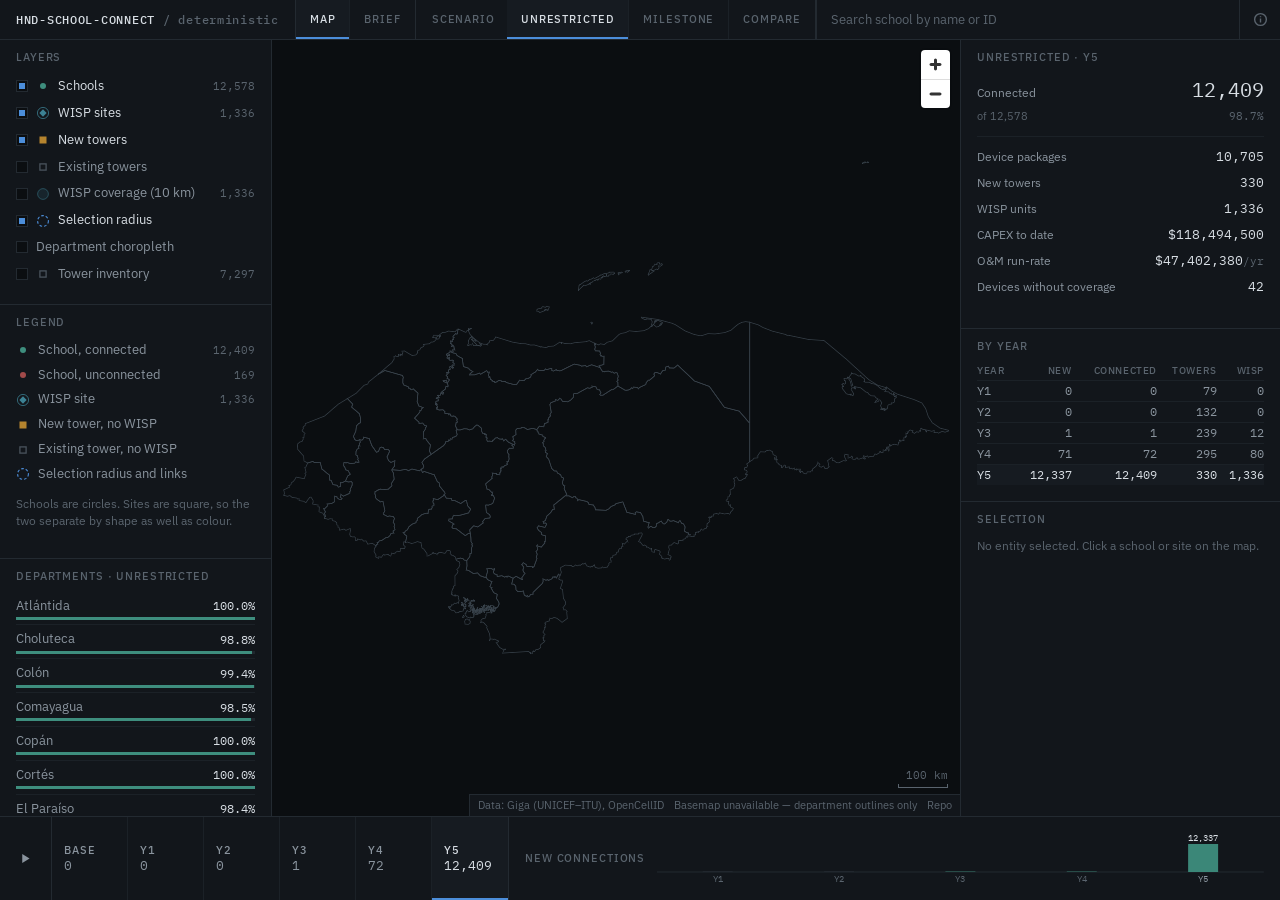
<file: index.html>
<!DOCTYPE html>
<html lang="en-GB">
<head>
<meta charset="utf-8">
<meta name="viewport" content="width=device-width, initial-scale=1, viewport-fit=cover">
<title>HND-SCHOOL-CONNECT — Honduras school connectivity plan</title>
<meta name="description" content="Policy brief and interactive map: a multi-period MILP for connecting 12,578 Honduran public schools on a US$125M budget, and the cost of annual milestones.">
<!-- the Map is dark-only; the Brief follows the reader's preference -->
<meta name="color-scheme" content="dark light">

<!-- Every other path on this page is relative so the site works from any
     subpath. og:image and og:url are the exception: several link-preview
     scrapers will not resolve a relative og:image, and a preview that silently
     fails is the whole point of these tags. -->
<meta property="og:type" content="website">
<meta property="og:site_name" content="HND-SCHOOL-CONNECT">
<meta property="og:url" content="https://farhangbakhs.github.io/honduras-connectivity/">
<meta property="og:title" content="HND-SCHOOL-CONNECT — Honduras school connectivity plan">
<meta property="og:description" content="Policy brief and interactive map: a multi-period MILP for connecting 12,578 Honduran public schools on a US$125M budget, and the cost of annual milestones.">
<meta property="og:image" content="https://farhangbakhs.github.io/honduras-connectivity/assets/og.png">
<meta property="og:image:width" content="1200">
<meta property="og:image:height" content="630">
<meta property="og:image:alt" content="Dark map of Honduras showing connected and unconnected schools at year 5 with tower and WISP sites.">
<meta name="twitter:card" content="summary_large_image">

<link rel="icon" href="assets/favicon.svg" type="image/svg+xml">
<link rel="stylesheet" href="vendor/maplibre-gl/maplibre-gl.css">
<link rel="stylesheet" href="css/app.css">
<link rel="preload" href="data/app-data.json?v=2" as="fetch" crossorigin="anonymous">
</head>
<body class="view-map">

<!-- load state: a thin progress line, nothing else -->
<div id="boot">
  <div id="boot-track"><div id="boot-fill"></div></div>
  <div id="boot-msg">loading</div>
</div>

<div id="app">

  <!-- ===================== top bar ===================== -->
  <header id="top">
    <div id="brand"><b>HND-SCHOOL-CONNECT</b><span>/ deterministic</span></div>

    <nav class="seg" id="view-seg" aria-label="View">
      <button type="button" data-view="map" aria-pressed="true">Map</button>
      <button type="button" data-view="brief" aria-pressed="false">Brief</button>
    </nav>

    <div id="top-scenario">
      <span class="lbl">Scenario</span>
      <nav class="seg" id="scn-seg" aria-label="Scenario">
        <button type="button" data-scn="u" aria-pressed="true">Unrestricted</button>
        <button type="button" data-scn="m" aria-pressed="false">Milestone</button>
        <button type="button" data-scn="c" aria-pressed="false">Compare</button>
      </nav>
    </div>

    <div id="search-wrap" role="combobox" aria-expanded="false" aria-haspopup="listbox" aria-owns="search-results">
      <input id="search" type="text" placeholder="Search school by name or ID" autocomplete="off"
             spellcheck="false" aria-autocomplete="list" aria-controls="search-results">
      <ul id="search-results" role="listbox" aria-label="Search results" hidden></ul>
    </div>

    <button type="button" id="info-btn" aria-expanded="false" aria-controls="info" title="Method, sources and shortcuts">
      <svg width="15" height="15" viewBox="0 0 16 16" fill="none" stroke="currentColor" stroke-width="1.5" aria-hidden="true">
        <circle cx="8" cy="8" r="6.25"/><path d="M8 7v4.25M8 4.6v.9"/>
      </svg>
      <span class="sr">Method, sources and shortcuts</span>
    </button>
  </header>

  <!-- ===================== left rail ===================== -->
  <aside id="rail" aria-label="Layers and filters">
    <section class="sec">
      <span class="lbl">Layers</span>
      <div id="layers"></div>
    </section>

    <section class="sec">
      <span class="lbl">Legend</span>
      <div id="legend"></div>
    </section>

    <section class="sec">
      <div class="sec-head">
        <span class="lbl" id="dept-head">Departments</span>
        <button type="button" id="dept-clear" hidden>clear</button>
      </div>
      <div id="dept-list"></div>
    </section>
  </aside>

  <!-- ===================== map ===================== -->
  <main id="main">
    <div id="map"></div>
    <div id="hover" hidden></div>
    <p id="map-note" hidden></p>
    <div id="scale"><span id="scale-label">—</span><div id="scale-bar"></div></div>
    <div id="attrib">
      <span>Data: Giga (UNICEF–ITU), OpenCellID</span>
      <span id="attrib-base">© <a href="https://carto.com/attributions" rel="noopener">CARTO</a>, © <a href="https://www.openstreetmap.org/copyright" rel="noopener">OpenStreetMap</a></span>
      <a href="https://github.com/farhangbakhs/honduras-connectivity" rel="noopener">Repo</a>
    </div>
  </main>

  <!-- ===================== inspector ===================== -->
  <aside id="insp" aria-label="Readout">
    <section class="sec" id="kpi-sec">
      <span class="lbl" id="kpi-head">Readout</span>
      <dl class="kpi" id="kpi"></dl>
      <div id="cmp" hidden></div>
    </section>

    <section class="sec" id="year-sec">
      <span class="lbl">By year</span>
      <table class="ytab" id="ytab"></table>
    </section>

    <section class="sec" id="sel-sec">
      <div class="sec-head">
        <span class="lbl" id="sel-head">Selection</span>
        <button type="button" id="sel-clear" hidden>clear</button>
      </div>
      <div id="sel-body"><p class="empty">No entity selected. Click a school or site on the map.</p></div>
    </section>
  </aside>

  <!-- ===================== bottom sheet tabs (narrow only) ===================== -->
  <nav id="sheet-tabs" aria-label="Panels">
    <button type="button" data-sheet="insp" aria-pressed="true">Readout</button>
    <button type="button" data-sheet="rail" aria-pressed="false">Layers</button>
    <button type="button" data-sheet="none" aria-pressed="false">Map only</button>
  </nav>

  <!-- ===================== timeline ===================== -->
  <footer id="tl">
    <button type="button" id="play" aria-pressed="false" title="Play years (space)">
      <svg width="13" height="13" viewBox="0 0 16 16" fill="currentColor" aria-hidden="true" id="play-icon">
        <path d="M4 2.5 13 8l-9 5.5z"/>
      </svg>
      <span class="sr">Play through years</span>
    </button>
    <div id="years" role="group" aria-label="Year"></div>
    <div id="tl-chart">
      <span class="lbl" id="tl-chart-label">New connections</span>
      <svg id="spark" role="img" aria-label="New connections per year"></svg>
    </div>
  </footer>

  <!-- ===================== brief ===================== -->
  <div id="brief" hidden><div class="brief-col" id="brief-col"></div></div>
</div>

<!-- ===================== info panel ===================== -->
<div id="info" hidden aria-label="Method, sources and shortcuts">
  <button type="button" id="info-close" title="Close">
    <svg width="13" height="13" viewBox="0 0 16 16" fill="none" stroke="currentColor" stroke-width="1.5" aria-hidden="true">
      <path d="M4 4l8 8M12 4l-8 8"/>
    </svg>
    <span class="sr">Close</span>
  </button>
  <div id="info-body"></div>
</div>

<script src="vendor/maplibre-gl/maplibre-gl.js"></script>
<script type="module" src="js/main.js"></script>
<noscript>
  <p style="padding:24px;color:#8A949E;font:400 13px/1.6 system-ui">
    This is an interactive map and requires JavaScript. The underlying data is available as CSV in
    <code>data/raw/</code>.
  </p>
</noscript>
</body>
</html>
</file>
<file: vendor/maplibre-gl/maplibre-gl.css>
.maplibregl-map{font:12px/20px Helvetica Neue,Arial,Helvetica,sans-serif;overflow:hidden;position:relative;-webkit-tap-highlight-color:rgb(0 0 0/0)}.maplibregl-canvas{left:0;position:absolute;top:0}.maplibregl-map:fullscreen{height:100%;width:100%}.maplibregl-ctrl-group button.maplibregl-ctrl-compass{touch-action:none}.maplibregl-canvas-container.maplibregl-interactive,.maplibregl-ctrl-group button.maplibregl-ctrl-compass{cursor:grab;-webkit-user-select:none;-moz-user-select:none;user-select:none}.maplibregl-canvas-container.maplibregl-interactive.maplibregl-track-pointer{cursor:pointer}.maplibregl-canvas-container.maplibregl-interactive:active,.maplibregl-ctrl-group button.maplibregl-ctrl-compass:active{cursor:grabbing}.maplibregl-canvas-container.maplibregl-touch-zoom-rotate,.maplibregl-canvas-container.maplibregl-touch-zoom-rotate .maplibregl-canvas{touch-action:pan-x pan-y}.maplibregl-canvas-container.maplibregl-touch-drag-pan,.maplibregl-canvas-container.maplibregl-touch-drag-pan .maplibregl-canvas{touch-action:pinch-zoom}.maplibregl-canvas-container.maplibregl-touch-zoom-rotate.maplibregl-touch-drag-pan,.maplibregl-canvas-container.maplibregl-touch-zoom-rotate.maplibregl-touch-drag-pan .maplibregl-canvas{touch-action:none}.maplibregl-canvas-container.maplibregl-touch-drag-pan.maplibregl-cooperative-gestures,.maplibregl-canvas-container.maplibregl-touch-drag-pan.maplibregl-cooperative-gestures .maplibregl-canvas{touch-action:pan-x pan-y}.maplibregl-ctrl-bottom-left,.maplibregl-ctrl-bottom-right,.maplibregl-ctrl-top-left,.maplibregl-ctrl-top-right{pointer-events:none;position:absolute;z-index:2}.maplibregl-ctrl-top-left{left:0;top:0}.maplibregl-ctrl-top-right{right:0;top:0}.maplibregl-ctrl-bottom-left{bottom:0;left:0}.maplibregl-ctrl-bottom-right{bottom:0;right:0}.maplibregl-ctrl{clear:both;pointer-events:auto;transform:translate(0)}.maplibregl-ctrl-top-left .maplibregl-ctrl{float:left;margin:10px 0 0 10px}.maplibregl-ctrl-top-right .maplibregl-ctrl{float:right;margin:10px 10px 0 0}.maplibregl-ctrl-bottom-left .maplibregl-ctrl{float:left;margin:0 0 10px 10px}.maplibregl-ctrl-bottom-right .maplibregl-ctrl{float:right;margin:0 10px 10px 0}.maplibregl-ctrl-group{background:#fff;border-radius:4px}.maplibregl-ctrl-group:not(:empty){box-shadow:0 0 0 2px rgba(0,0,0,.1)}@media (forced-colors:active){.maplibregl-ctrl-group:not(:empty){box-shadow:0 0 0 2px ButtonText}}.maplibregl-ctrl-group button{background-color:transparent;border:0;box-sizing:border-box;cursor:pointer;display:block;height:29px;outline:none;padding:0;width:29px}.maplibregl-ctrl-group button+button{border-top:1px solid #ddd}.maplibregl-ctrl button .maplibregl-ctrl-icon{background-position:50%;background-repeat:no-repeat;display:block;height:100%;width:100%}@media (forced-colors:active){.maplibregl-ctrl-icon{background-color:transparent}.maplibregl-ctrl-group button+button{border-top:1px solid ButtonText}}.maplibregl-ctrl button::-moz-focus-inner{border:0;padding:0}.maplibregl-ctrl-attrib-button:focus,.maplibregl-ctrl-group button:focus{box-shadow:0 0 2px 2px #0096ff}.maplibregl-ctrl button:disabled{cursor:not-allowed}.maplibregl-ctrl button:disabled .maplibregl-ctrl-icon{opacity:.25}.maplibregl-ctrl button:not(:disabled):hover{background-color:rgb(0 0 0/5%)}.maplibregl-ctrl-group button:focus:focus-visible{box-shadow:0 0 2px 2px #0096ff}.maplibregl-ctrl-group button:focus:not(:focus-visible){box-shadow:none}.maplibregl-ctrl-group button:focus:first-child{border-radius:4px 4px 0 0}.maplibregl-ctrl-group button:focus:last-child{border-radius:0 0 4px 4px}.maplibregl-ctrl-group button:focus:only-child{border-radius:inherit}.maplibregl-ctrl button.maplibregl-ctrl-zoom-out .maplibregl-ctrl-icon{background-image:url("data:image/svg+xml;charset=utf-8,%3Csvg xmlns='http://www.w3.org/2000/svg' width='29' height='29' fill='%23333' viewBox='0 0 29 29'%3E%3Cpath d='M10 13c-.75 0-1.5.75-1.5 1.5S9.25 16 10 16h9c.75 0 1.5-.75 1.5-1.5S19.75 13 19 13z'/%3E%3C/svg%3E")}.maplibregl-ctrl button.maplibregl-ctrl-zoom-in .maplibregl-ctrl-icon{background-image:url("data:image/svg+xml;charset=utf-8,%3Csvg xmlns='http://www.w3.org/2000/svg' width='29' height='29' fill='%23333' viewBox='0 0 29 29'%3E%3Cpath d='M14.5 8.5c-.75 0-1.5.75-1.5 1.5v3h-3c-.75 0-1.5.75-1.5 1.5S9.25 16 10 16h3v3c0 .75.75 1.5 1.5 1.5S16 19.75 16 19v-3h3c.75 0 1.5-.75 1.5-1.5S19.75 13 19 13h-3v-3c0-.75-.75-1.5-1.5-1.5'/%3E%3C/svg%3E")}@media (forced-colors:active){.maplibregl-ctrl button.maplibregl-ctrl-zoom-out .maplibregl-ctrl-icon{background-image:url("data:image/svg+xml;charset=utf-8,%3Csvg xmlns='http://www.w3.org/2000/svg' width='29' height='29' fill='%23fff' viewBox='0 0 29 29'%3E%3Cpath d='M10 13c-.75 0-1.5.75-1.5 1.5S9.25 16 10 16h9c.75 0 1.5-.75 1.5-1.5S19.75 13 19 13z'/%3E%3C/svg%3E")}.maplibregl-ctrl button.maplibregl-ctrl-zoom-in .maplibregl-ctrl-icon{background-image:url("data:image/svg+xml;charset=utf-8,%3Csvg xmlns='http://www.w3.org/2000/svg' width='29' height='29' fill='%23fff' viewBox='0 0 29 29'%3E%3Cpath d='M14.5 8.5c-.75 0-1.5.75-1.5 1.5v3h-3c-.75 0-1.5.75-1.5 1.5S9.25 16 10 16h3v3c0 .75.75 1.5 1.5 1.5S16 19.75 16 19v-3h3c.75 0 1.5-.75 1.5-1.5S19.75 13 19 13h-3v-3c0-.75-.75-1.5-1.5-1.5'/%3E%3C/svg%3E")}}@media (forced-colors:active) and (prefers-color-scheme:light){.maplibregl-ctrl button.maplibregl-ctrl-zoom-out .maplibregl-ctrl-icon{background-image:url("data:image/svg+xml;charset=utf-8,%3Csvg xmlns='http://www.w3.org/2000/svg' width='29' height='29' viewBox='0 0 29 29'%3E%3Cpath d='M10 13c-.75 0-1.5.75-1.5 1.5S9.25 16 10 16h9c.75 0 1.5-.75 1.5-1.5S19.75 13 19 13z'/%3E%3C/svg%3E")}.maplibregl-ctrl button.maplibregl-ctrl-zoom-in .maplibregl-ctrl-icon{background-image:url("data:image/svg+xml;charset=utf-8,%3Csvg xmlns='http://www.w3.org/2000/svg' width='29' height='29' viewBox='0 0 29 29'%3E%3Cpath d='M14.5 8.5c-.75 0-1.5.75-1.5 1.5v3h-3c-.75 0-1.5.75-1.5 1.5S9.25 16 10 16h3v3c0 .75.75 1.5 1.5 1.5S16 19.75 16 19v-3h3c.75 0 1.5-.75 1.5-1.5S19.75 13 19 13h-3v-3c0-.75-.75-1.5-1.5-1.5'/%3E%3C/svg%3E")}}.maplibregl-ctrl button.maplibregl-ctrl-fullscreen .maplibregl-ctrl-icon{background-image:url("data:image/svg+xml;charset=utf-8,%3Csvg xmlns='http://www.w3.org/2000/svg' width='29' height='29' fill='%23333' viewBox='0 0 29 29'%3E%3Cpath d='M24 16v5.5c0 1.75-.75 2.5-2.5 2.5H16v-1l3-1.5-4-5.5 1-1 5.5 4 1.5-3zM6 16l1.5 3 5.5-4 1 1-4 5.5 3 1.5v1H7.5C5.75 24 5 23.25 5 21.5V16zm7-11v1l-3 1.5 4 5.5-1 1-5.5-4L6 13H5V7.5C5 5.75 5.75 5 7.5 5zm11 2.5c0-1.75-.75-2.5-2.5-2.5H16v1l3 1.5-4 5.5 1 1 5.5-4 1.5 3h1z'/%3E%3C/svg%3E")}.maplibregl-ctrl button.maplibregl-ctrl-shrink .maplibregl-ctrl-icon{background-image:url("data:image/svg+xml;charset=utf-8,%3Csvg xmlns='http://www.w3.org/2000/svg' width='29' height='29' viewBox='0 0 29 29'%3E%3Cpath d='M18.5 16c-1.75 0-2.5.75-2.5 2.5V24h1l1.5-3 5.5 4 1-1-4-5.5 3-1.5v-1zM13 18.5c0-1.75-.75-2.5-2.5-2.5H5v1l3 1.5L4 24l1 1 5.5-4 1.5 3h1zm3-8c0 1.75.75 2.5 2.5 2.5H24v-1l-3-1.5L25 5l-1-1-5.5 4L17 5h-1zM10.5 13c1.75 0 2.5-.75 2.5-2.5V5h-1l-1.5 3L5 4 4 5l4 5.5L5 12v1z'/%3E%3C/svg%3E")}@media (forced-colors:active){.maplibregl-ctrl button.maplibregl-ctrl-fullscreen .maplibregl-ctrl-icon{background-image:url("data:image/svg+xml;charset=utf-8,%3Csvg xmlns='http://www.w3.org/2000/svg' width='29' height='29' fill='%23fff' viewBox='0 0 29 29'%3E%3Cpath d='M24 16v5.5c0 1.75-.75 2.5-2.5 2.5H16v-1l3-1.5-4-5.5 1-1 5.5 4 1.5-3zM6 16l1.5 3 5.5-4 1 1-4 5.5 3 1.5v1H7.5C5.75 24 5 23.25 5 21.5V16zm7-11v1l-3 1.5 4 5.5-1 1-5.5-4L6 13H5V7.5C5 5.75 5.75 5 7.5 5zm11 2.5c0-1.75-.75-2.5-2.5-2.5H16v1l3 1.5-4 5.5 1 1 5.5-4 1.5 3h1z'/%3E%3C/svg%3E")}.maplibregl-ctrl button.maplibregl-ctrl-shrink .maplibregl-ctrl-icon{background-image:url("data:image/svg+xml;charset=utf-8,%3Csvg xmlns='http://www.w3.org/2000/svg' width='29' height='29' fill='%23fff' viewBox='0 0 29 29'%3E%3Cpath d='M18.5 16c-1.75 0-2.5.75-2.5 2.5V24h1l1.5-3 5.5 4 1-1-4-5.5 3-1.5v-1zM13 18.5c0-1.75-.75-2.5-2.5-2.5H5v1l3 1.5L4 24l1 1 5.5-4 1.5 3h1zm3-8c0 1.75.75 2.5 2.5 2.5H24v-1l-3-1.5L25 5l-1-1-5.5 4L17 5h-1zM10.5 13c1.75 0 2.5-.75 2.5-2.5V5h-1l-1.5 3L5 4 4 5l4 5.5L5 12v1z'/%3E%3C/svg%3E")}}@media (forced-colors:active) and (prefers-color-scheme:light){.maplibregl-ctrl button.maplibregl-ctrl-fullscreen .maplibregl-ctrl-icon{background-image:url("data:image/svg+xml;charset=utf-8,%3Csvg xmlns='http://www.w3.org/2000/svg' width='29' height='29' viewBox='0 0 29 29'%3E%3Cpath d='M24 16v5.5c0 1.75-.75 2.5-2.5 2.5H16v-1l3-1.5-4-5.5 1-1 5.5 4 1.5-3zM6 16l1.5 3 5.5-4 1 1-4 5.5 3 1.5v1H7.5C5.75 24 5 23.25 5 21.5V16zm7-11v1l-3 1.5 4 5.5-1 1-5.5-4L6 13H5V7.5C5 5.75 5.75 5 7.5 5zm11 2.5c0-1.75-.75-2.5-2.5-2.5H16v1l3 1.5-4 5.5 1 1 5.5-4 1.5 3h1z'/%3E%3C/svg%3E")}.maplibregl-ctrl button.maplibregl-ctrl-shrink .maplibregl-ctrl-icon{background-image:url("data:image/svg+xml;charset=utf-8,%3Csvg xmlns='http://www.w3.org/2000/svg' width='29' height='29' viewBox='0 0 29 29'%3E%3Cpath d='M18.5 16c-1.75 0-2.5.75-2.5 2.5V24h1l1.5-3 5.5 4 1-1-4-5.5 3-1.5v-1zM13 18.5c0-1.75-.75-2.5-2.5-2.5H5v1l3 1.5L4 24l1 1 5.5-4 1.5 3h1zm3-8c0 1.75.75 2.5 2.5 2.5H24v-1l-3-1.5L25 5l-1-1-5.5 4L17 5h-1zM10.5 13c1.75 0 2.5-.75 2.5-2.5V5h-1l-1.5 3L5 4 4 5l4 5.5L5 12v1z'/%3E%3C/svg%3E")}}.maplibregl-ctrl button.maplibregl-ctrl-compass .maplibregl-ctrl-icon{background-image:url("data:image/svg+xml;charset=utf-8,%3Csvg xmlns='http://www.w3.org/2000/svg' width='29' height='29' fill='%23333' viewBox='0 0 29 29'%3E%3Cpath d='m10.5 14 4-8 4 8z'/%3E%3Cpath fill='%23ccc' d='m10.5 16 4 8 4-8z'/%3E%3C/svg%3E")}@media (forced-colors:active){.maplibregl-ctrl button.maplibregl-ctrl-compass .maplibregl-ctrl-icon{background-image:url("data:image/svg+xml;charset=utf-8,%3Csvg xmlns='http://www.w3.org/2000/svg' width='29' height='29' fill='%23fff' viewBox='0 0 29 29'%3E%3Cpath d='m10.5 14 4-8 4 8z'/%3E%3Cpath fill='%23ccc' d='m10.5 16 4 8 4-8z'/%3E%3C/svg%3E")}}@media (forced-colors:active) and (prefers-color-scheme:light){.maplibregl-ctrl button.maplibregl-ctrl-compass .maplibregl-ctrl-icon{background-image:url("data:image/svg+xml;charset=utf-8,%3Csvg xmlns='http://www.w3.org/2000/svg' width='29' height='29' viewBox='0 0 29 29'%3E%3Cpath d='m10.5 14 4-8 4 8z'/%3E%3Cpath fill='%23ccc' d='m10.5 16 4 8 4-8z'/%3E%3C/svg%3E")}}.maplibregl-ctrl button.maplibregl-ctrl-terrain .maplibregl-ctrl-icon{background-image:url("data:image/svg+xml;charset=utf-8,%3Csvg xmlns='http://www.w3.org/2000/svg' width='22' height='22' fill='%23333' viewBox='0 0 22 22'%3E%3Cpath d='m1.754 13.406 4.453-4.851 3.09 3.09 3.281 3.277.969-.969-3.309-3.312 3.844-4.121 6.148 6.886h1.082v-.855l-7.207-8.07-4.84 5.187L6.169 6.57l-5.48 5.965v.871ZM.688 16.844h20.625v1.375H.688Zm0 0'/%3E%3C/svg%3E")}.maplibregl-ctrl button.maplibregl-ctrl-terrain-enabled .maplibregl-ctrl-icon{background-image:url("data:image/svg+xml;charset=utf-8,%3Csvg xmlns='http://www.w3.org/2000/svg' width='22' height='22' fill='%2333b5e5' viewBox='0 0 22 22'%3E%3Cpath d='m1.754 13.406 4.453-4.851 3.09 3.09 3.281 3.277.969-.969-3.309-3.312 3.844-4.121 6.148 6.886h1.082v-.855l-7.207-8.07-4.84 5.187L6.169 6.57l-5.48 5.965v.871ZM.688 16.844h20.625v1.375H.688Zm0 0'/%3E%3C/svg%3E")}.maplibregl-ctrl button.maplibregl-ctrl-geolocate .maplibregl-ctrl-icon{background-image:url("data:image/svg+xml;charset=utf-8,%3Csvg xmlns='http://www.w3.org/2000/svg' width='29' height='29' fill='%23333' viewBox='0 0 20 20'%3E%3Cpath d='M10 4C9 4 9 5 9 5v.1A5 5 0 0 0 5.1 9H5s-1 0-1 1 1 1 1 1h.1A5 5 0 0 0 9 14.9v.1s0 1 1 1 1-1 1-1v-.1a5 5 0 0 0 3.9-3.9h.1s1 0 1-1-1-1-1-1h-.1A5 5 0 0 0 11 5.1V5s0-1-1-1m0 2.5a3.5 3.5 0 1 1 0 7 3.5 3.5 0 1 1 0-7'/%3E%3Ccircle cx='10' cy='10' r='2'/%3E%3C/svg%3E")}.maplibregl-ctrl button.maplibregl-ctrl-geolocate:disabled .maplibregl-ctrl-icon{background-image:url("data:image/svg+xml;charset=utf-8,%3Csvg xmlns='http://www.w3.org/2000/svg' width='29' height='29' fill='%23aaa' viewBox='0 0 20 20'%3E%3Cpath d='M10 4C9 4 9 5 9 5v.1A5 5 0 0 0 5.1 9H5s-1 0-1 1 1 1 1 1h.1A5 5 0 0 0 9 14.9v.1s0 1 1 1 1-1 1-1v-.1a5 5 0 0 0 3.9-3.9h.1s1 0 1-1-1-1-1-1h-.1A5 5 0 0 0 11 5.1V5s0-1-1-1m0 2.5a3.5 3.5 0 1 1 0 7 3.5 3.5 0 1 1 0-7'/%3E%3Ccircle cx='10' cy='10' r='2'/%3E%3Cpath fill='red' d='m14 5 1 1-9 9-1-1z'/%3E%3C/svg%3E")}.maplibregl-ctrl button.maplibregl-ctrl-geolocate.maplibregl-ctrl-geolocate-active .maplibregl-ctrl-icon{background-image:url("data:image/svg+xml;charset=utf-8,%3Csvg xmlns='http://www.w3.org/2000/svg' width='29' height='29' fill='%2333b5e5' viewBox='0 0 20 20'%3E%3Cpath d='M10 4C9 4 9 5 9 5v.1A5 5 0 0 0 5.1 9H5s-1 0-1 1 1 1 1 1h.1A5 5 0 0 0 9 14.9v.1s0 1 1 1 1-1 1-1v-.1a5 5 0 0 0 3.9-3.9h.1s1 0 1-1-1-1-1-1h-.1A5 5 0 0 0 11 5.1V5s0-1-1-1m0 2.5a3.5 3.5 0 1 1 0 7 3.5 3.5 0 1 1 0-7'/%3E%3Ccircle cx='10' cy='10' r='2'/%3E%3C/svg%3E")}.maplibregl-ctrl button.maplibregl-ctrl-geolocate.maplibregl-ctrl-geolocate-active-error .maplibregl-ctrl-icon{background-image:url("data:image/svg+xml;charset=utf-8,%3Csvg xmlns='http://www.w3.org/2000/svg' width='29' height='29' fill='%23e58978' viewBox='0 0 20 20'%3E%3Cpath d='M10 4C9 4 9 5 9 5v.1A5 5 0 0 0 5.1 9H5s-1 0-1 1 1 1 1 1h.1A5 5 0 0 0 9 14.9v.1s0 1 1 1 1-1 1-1v-.1a5 5 0 0 0 3.9-3.9h.1s1 0 1-1-1-1-1-1h-.1A5 5 0 0 0 11 5.1V5s0-1-1-1m0 2.5a3.5 3.5 0 1 1 0 7 3.5 3.5 0 1 1 0-7'/%3E%3Ccircle cx='10' cy='10' r='2'/%3E%3C/svg%3E")}.maplibregl-ctrl button.maplibregl-ctrl-geolocate.maplibregl-ctrl-geolocate-background .maplibregl-ctrl-icon{background-image:url("data:image/svg+xml;charset=utf-8,%3Csvg xmlns='http://www.w3.org/2000/svg' width='29' height='29' fill='%2333b5e5' viewBox='0 0 20 20'%3E%3Cpath d='M10 4C9 4 9 5 9 5v.1A5 5 0 0 0 5.1 9H5s-1 0-1 1 1 1 1 1h.1A5 5 0 0 0 9 14.9v.1s0 1 1 1 1-1 1-1v-.1a5 5 0 0 0 3.9-3.9h.1s1 0 1-1-1-1-1-1h-.1A5 5 0 0 0 11 5.1V5s0-1-1-1m0 2.5a3.5 3.5 0 1 1 0 7 3.5 3.5 0 1 1 0-7'/%3E%3C/svg%3E")}.maplibregl-ctrl button.maplibregl-ctrl-geolocate.maplibregl-ctrl-geolocate-background-error .maplibregl-ctrl-icon{background-image:url("data:image/svg+xml;charset=utf-8,%3Csvg xmlns='http://www.w3.org/2000/svg' width='29' height='29' fill='%23e54e33' viewBox='0 0 20 20'%3E%3Cpath d='M10 4C9 4 9 5 9 5v.1A5 5 0 0 0 5.1 9H5s-1 0-1 1 1 1 1 1h.1A5 5 0 0 0 9 14.9v.1s0 1 1 1 1-1 1-1v-.1a5 5 0 0 0 3.9-3.9h.1s1 0 1-1-1-1-1-1h-.1A5 5 0 0 0 11 5.1V5s0-1-1-1m0 2.5a3.5 3.5 0 1 1 0 7 3.5 3.5 0 1 1 0-7'/%3E%3C/svg%3E")}.maplibregl-ctrl button.maplibregl-ctrl-geolocate.maplibregl-ctrl-geolocate-waiting .maplibregl-ctrl-icon{animation:maplibregl-spin 2s linear infinite}@media (forced-colors:active){.maplibregl-ctrl button.maplibregl-ctrl-geolocate .maplibregl-ctrl-icon{background-image:url("data:image/svg+xml;charset=utf-8,%3Csvg xmlns='http://www.w3.org/2000/svg' width='29' height='29' fill='%23fff' viewBox='0 0 20 20'%3E%3Cpath d='M10 4C9 4 9 5 9 5v.1A5 5 0 0 0 5.1 9H5s-1 0-1 1 1 1 1 1h.1A5 5 0 0 0 9 14.9v.1s0 1 1 1 1-1 1-1v-.1a5 5 0 0 0 3.9-3.9h.1s1 0 1-1-1-1-1-1h-.1A5 5 0 0 0 11 5.1V5s0-1-1-1m0 2.5a3.5 3.5 0 1 1 0 7 3.5 3.5 0 1 1 0-7'/%3E%3Ccircle cx='10' cy='10' r='2'/%3E%3C/svg%3E")}.maplibregl-ctrl button.maplibregl-ctrl-geolocate:disabled .maplibregl-ctrl-icon{background-image:url("data:image/svg+xml;charset=utf-8,%3Csvg xmlns='http://www.w3.org/2000/svg' width='29' height='29' fill='%23999' viewBox='0 0 20 20'%3E%3Cpath d='M10 4C9 4 9 5 9 5v.1A5 5 0 0 0 5.1 9H5s-1 0-1 1 1 1 1 1h.1A5 5 0 0 0 9 14.9v.1s0 1 1 1 1-1 1-1v-.1a5 5 0 0 0 3.9-3.9h.1s1 0 1-1-1-1-1-1h-.1A5 5 0 0 0 11 5.1V5s0-1-1-1m0 2.5a3.5 3.5 0 1 1 0 7 3.5 3.5 0 1 1 0-7'/%3E%3Ccircle cx='10' cy='10' r='2'/%3E%3Cpath fill='red' d='m14 5 1 1-9 9-1-1z'/%3E%3C/svg%3E")}.maplibregl-ctrl button.maplibregl-ctrl-geolocate.maplibregl-ctrl-geolocate-active .maplibregl-ctrl-icon{background-image:url("data:image/svg+xml;charset=utf-8,%3Csvg xmlns='http://www.w3.org/2000/svg' width='29' height='29' fill='%2333b5e5' viewBox='0 0 20 20'%3E%3Cpath d='M10 4C9 4 9 5 9 5v.1A5 5 0 0 0 5.1 9H5s-1 0-1 1 1 1 1 1h.1A5 5 0 0 0 9 14.9v.1s0 1 1 1 1-1 1-1v-.1a5 5 0 0 0 3.9-3.9h.1s1 0 1-1-1-1-1-1h-.1A5 5 0 0 0 11 5.1V5s0-1-1-1m0 2.5a3.5 3.5 0 1 1 0 7 3.5 3.5 0 1 1 0-7'/%3E%3Ccircle cx='10' cy='10' r='2'/%3E%3C/svg%3E")}.maplibregl-ctrl button.maplibregl-ctrl-geolocate.maplibregl-ctrl-geolocate-active-error .maplibregl-ctrl-icon{background-image:url("data:image/svg+xml;charset=utf-8,%3Csvg xmlns='http://www.w3.org/2000/svg' width='29' height='29' fill='%23e58978' viewBox='0 0 20 20'%3E%3Cpath d='M10 4C9 4 9 5 9 5v.1A5 5 0 0 0 5.1 9H5s-1 0-1 1 1 1 1 1h.1A5 5 0 0 0 9 14.9v.1s0 1 1 1 1-1 1-1v-.1a5 5 0 0 0 3.9-3.9h.1s1 0 1-1-1-1-1-1h-.1A5 5 0 0 0 11 5.1V5s0-1-1-1m0 2.5a3.5 3.5 0 1 1 0 7 3.5 3.5 0 1 1 0-7'/%3E%3Ccircle cx='10' cy='10' r='2'/%3E%3C/svg%3E")}.maplibregl-ctrl button.maplibregl-ctrl-geolocate.maplibregl-ctrl-geolocate-background .maplibregl-ctrl-icon{background-image:url("data:image/svg+xml;charset=utf-8,%3Csvg xmlns='http://www.w3.org/2000/svg' width='29' height='29' fill='%2333b5e5' viewBox='0 0 20 20'%3E%3Cpath d='M10 4C9 4 9 5 9 5v.1A5 5 0 0 0 5.1 9H5s-1 0-1 1 1 1 1 1h.1A5 5 0 0 0 9 14.9v.1s0 1 1 1 1-1 1-1v-.1a5 5 0 0 0 3.9-3.9h.1s1 0 1-1-1-1-1-1h-.1A5 5 0 0 0 11 5.1V5s0-1-1-1m0 2.5a3.5 3.5 0 1 1 0 7 3.5 3.5 0 1 1 0-7'/%3E%3C/svg%3E")}.maplibregl-ctrl button.maplibregl-ctrl-geolocate.maplibregl-ctrl-geolocate-background-error .maplibregl-ctrl-icon{background-image:url("data:image/svg+xml;charset=utf-8,%3Csvg xmlns='http://www.w3.org/2000/svg' width='29' height='29' fill='%23e54e33' viewBox='0 0 20 20'%3E%3Cpath d='M10 4C9 4 9 5 9 5v.1A5 5 0 0 0 5.1 9H5s-1 0-1 1 1 1 1 1h.1A5 5 0 0 0 9 14.9v.1s0 1 1 1 1-1 1-1v-.1a5 5 0 0 0 3.9-3.9h.1s1 0 1-1-1-1-1-1h-.1A5 5 0 0 0 11 5.1V5s0-1-1-1m0 2.5a3.5 3.5 0 1 1 0 7 3.5 3.5 0 1 1 0-7'/%3E%3C/svg%3E")}}@media (forced-colors:active) and (prefers-color-scheme:light){.maplibregl-ctrl button.maplibregl-ctrl-geolocate .maplibregl-ctrl-icon{background-image:url("data:image/svg+xml;charset=utf-8,%3Csvg xmlns='http://www.w3.org/2000/svg' width='29' height='29' viewBox='0 0 20 20'%3E%3Cpath d='M10 4C9 4 9 5 9 5v.1A5 5 0 0 0 5.1 9H5s-1 0-1 1 1 1 1 1h.1A5 5 0 0 0 9 14.9v.1s0 1 1 1 1-1 1-1v-.1a5 5 0 0 0 3.9-3.9h.1s1 0 1-1-1-1-1-1h-.1A5 5 0 0 0 11 5.1V5s0-1-1-1m0 2.5a3.5 3.5 0 1 1 0 7 3.5 3.5 0 1 1 0-7'/%3E%3Ccircle cx='10' cy='10' r='2'/%3E%3C/svg%3E")}.maplibregl-ctrl button.maplibregl-ctrl-geolocate:disabled .maplibregl-ctrl-icon{background-image:url("data:image/svg+xml;charset=utf-8,%3Csvg xmlns='http://www.w3.org/2000/svg' width='29' height='29' fill='%23666' viewBox='0 0 20 20'%3E%3Cpath d='M10 4C9 4 9 5 9 5v.1A5 5 0 0 0 5.1 9H5s-1 0-1 1 1 1 1 1h.1A5 5 0 0 0 9 14.9v.1s0 1 1 1 1-1 1-1v-.1a5 5 0 0 0 3.9-3.9h.1s1 0 1-1-1-1-1-1h-.1A5 5 0 0 0 11 5.1V5s0-1-1-1m0 2.5a3.5 3.5 0 1 1 0 7 3.5 3.5 0 1 1 0-7'/%3E%3Ccircle cx='10' cy='10' r='2'/%3E%3Cpath fill='red' d='m14 5 1 1-9 9-1-1z'/%3E%3C/svg%3E")}}@keyframes maplibregl-spin{0%{transform:rotate(0deg)}to{transform:rotate(1turn)}}a.maplibregl-ctrl-logo{background-image:url("data:image/svg+xml;charset=utf-8,%3Csvg xmlns='http://www.w3.org/2000/svg' width='88' height='23' fill='none'%3E%3Cpath fill='%23000' fill-opacity='.4' fill-rule='evenodd' d='M17.408 16.796h-1.827l2.501-12.095h.198l3.324 6.533.988 2.19.988-2.19 3.258-6.533h.181l2.6 12.095h-1.81l-1.218-5.644-.362-1.71-.658 1.71-2.929 5.644h-.098l-2.914-5.644-.757-1.71-.345 1.71zm1.958-3.42-.726 3.663a1.255 1.255 0 0 1-1.232 1.011h-1.827a1.255 1.255 0 0 1-1.229-1.509l2.501-12.095a1.255 1.255 0 0 1 1.23-1.001h.197a1.25 1.25 0 0 1 1.12.685l3.19 6.273 3.125-6.263a1.25 1.25 0 0 1 1.123-.695h.181a1.255 1.255 0 0 1 1.227.991l1.443 6.71a5 5 0 0 1 .314-.787l.009-.016a4.6 4.6 0 0 1 1.777-1.887c.782-.46 1.668-.667 2.611-.667a4.6 4.6 0 0 1 1.7.32l.306.134c.21-.16.474-.256.759-.256h1.694a1.255 1.255 0 0 1 1.212.925 1.255 1.255 0 0 1 1.212-.925h1.711c.284 0 .545.094.755.252.613-.3 1.312-.45 2.075-.45 1.356 0 2.557.445 3.482 1.4q.47.48.763 1.064V4.701a1.255 1.255 0 0 1 1.255-1.255h1.86A1.255 1.255 0 0 1 54.44 4.7v9.194h2.217c.19 0 .37.043.532.118v-4.77c0-.356.147-.678.385-.906a2.42 2.42 0 0 1-.682-1.71c0-.665.267-1.253.735-1.7a2.45 2.45 0 0 1 1.722-.674 2.43 2.43 0 0 1 1.705.675q.318.302.504.683V4.7a1.255 1.255 0 0 1 1.255-1.255h1.744A1.255 1.255 0 0 1 65.812 4.7v3.335a4.8 4.8 0 0 1 1.526-.246c.938 0 1.817.214 2.59.69a4.47 4.47 0 0 1 1.67 1.743v-.98a1.255 1.255 0 0 1 1.256-1.256h1.777c.233 0 .451.064.639.174a3.4 3.4 0 0 1 1.567-.372c.346 0 .861.02 1.285.232a1.25 1.25 0 0 1 .689 1.004 4.7 4.7 0 0 1 .853-.588c.795-.44 1.675-.647 2.61-.647 1.385 0 2.65.39 3.525 1.396.836.938 1.168 2.173 1.168 3.528q-.001.515-.056 1.051a1.255 1.255 0 0 1-.947 1.09l.408.952a1.255 1.255 0 0 1-.477 1.552c-.418.268-.92.463-1.458.612-.613.171-1.304.244-2.049.244-1.06 0-2.043-.207-2.886-.698l-.015-.008c-.798-.48-1.419-1.135-1.818-1.963l-.004-.008a5.8 5.8 0 0 1-.548-2.512q0-.429.053-.843a1.3 1.3 0 0 1-.333-.086l-.166-.004c-.223 0-.426.062-.643.228-.03.024-.142.139-.142.59v3.883a1.255 1.255 0 0 1-1.256 1.256h-1.777a1.255 1.255 0 0 1-1.256-1.256V15.69l-.032.057a4.8 4.8 0 0 1-1.86 1.833 5.04 5.04 0 0 1-2.484.634 4.5 4.5 0 0 1-1.935-.424 1.25 1.25 0 0 1-.764.258h-1.71a1.255 1.255 0 0 1-1.256-1.255V7.687a2.4 2.4 0 0 1-.428.625c.253.23.412.561.412.93v7.553a1.255 1.255 0 0 1-1.256 1.255h-1.843a1.25 1.25 0 0 1-.894-.373c-.228.23-.544.373-.894.373H51.32a1.255 1.255 0 0 1-1.256-1.255v-1.251l-.061.117a4.7 4.7 0 0 1-1.782 1.884 4.77 4.77 0 0 1-2.485.67 5.6 5.6 0 0 1-1.485-.188l.009 2.764a1.255 1.255 0 0 1-1.255 1.259h-1.729a1.255 1.255 0 0 1-1.255-1.255v-3.537a1.255 1.255 0 0 1-1.167.793h-1.679a1.25 1.25 0 0 1-.77-.263 4.5 4.5 0 0 1-1.945.429c-.885 0-1.724-.21-2.495-.632l-.017-.01a5 5 0 0 1-1.081-.836 1.255 1.255 0 0 1-1.254 1.312h-1.81a1.255 1.255 0 0 1-1.228-.99l-.782-3.625-2.044 3.939a1.25 1.25 0 0 1-1.115.676h-.098a1.25 1.25 0 0 1-1.116-.68l-2.061-3.994zM35.92 16.63l.207-.114.223-.15q.493-.356.735-.785l.061-.118.033 1.332h1.678V9.242h-1.694l-.033 1.267q-.133-.329-.526-.658l-.032-.028a3.2 3.2 0 0 0-.668-.428l-.27-.12a3.3 3.3 0 0 0-1.235-.23q-1.136-.001-1.974.493a3.36 3.36 0 0 0-1.3 1.382q-.445.89-.444 2.074 0 1.2.51 2.107a3.8 3.8 0 0 0 1.382 1.381 3.9 3.9 0 0 0 1.893.477q.795 0 1.455-.33zm-2.789-5.38q-.576.675-.575 1.762 0 1.102.559 1.794.576.675 1.645.675a2.25 2.25 0 0 0 .934-.19 2.2 2.2 0 0 0 .468-.29l.178-.161a2.2 2.2 0 0 0 .397-.561q.244-.5.244-1.15v-.115q0-.708-.296-1.267l-.043-.077a2.2 2.2 0 0 0-.633-.709l-.13-.086-.047-.028a2.1 2.1 0 0 0-1.073-.285q-1.052 0-1.629.692zm2.316 2.706c.163-.17.28-.407.28-.83v-.114c0-.292-.06-.508-.15-.68a.96.96 0 0 0-.353-.389.85.85 0 0 0-.464-.127c-.4 0-.56.114-.664.239l-.01.012c-.148.174-.275.45-.275.945 0 .506.122.801.27.99.097.11.266.224.68.224.303 0 .504-.09.687-.269zm7.545 1.705a2.6 2.6 0 0 0 .331.423q.319.33.755.548l.173.074q.65.255 1.49.255 1.02 0 1.844-.493a3.45 3.45 0 0 0 1.316-1.4q.493-.904.493-2.089 0-1.909-.988-2.913-.988-1.02-2.584-1.02-.898 0-1.575.347a3 3 0 0 0-.415.262l-.199.166a3.4 3.4 0 0 0-.64.82V9.242h-1.712v11.553h1.729l-.017-5.134zm.53-1.138q.206.29.48.5l.155.11.053.034q.51.296 1.119.297 1.07 0 1.645-.675.577-.69.576-1.762 0-1.119-.576-1.777-.558-.675-1.645-.675-.435 0-.835.16a2 2 0 0 0-.284.136 2 2 0 0 0-.363.254 2.2 2.2 0 0 0-.46.569l-.082.162a2.6 2.6 0 0 0-.213 1.072v.115q0 .707.296 1.267l.135.211zm.964-.818a1.1 1.1 0 0 0 .367.385.94.94 0 0 0 .476.118c.423 0 .59-.117.687-.23.159-.194.28-.478.28-.95 0-.53-.133-.8-.266-.952l-.021-.025c-.078-.094-.231-.221-.68-.221a1 1 0 0 0-.503.135l-.012.007a.86.86 0 0 0-.335.343c-.073.133-.132.324-.132.614v.115a1.4 1.4 0 0 0 .14.66zm15.7-6.222q.347-.346.346-.856a1.05 1.05 0 0 0-.345-.79 1.18 1.18 0 0 0-.84-.329q-.51 0-.855.33a1.05 1.05 0 0 0-.346.79q0 .51.346.855.345.346.856.346.51 0 .839-.346zm4.337 9.314.033-1.332q.191.403.59.747l.098.081a4 4 0 0 0 .316.224l.223.122a3.2 3.2 0 0 0 1.44.322 3.8 3.8 0 0 0 1.875-.477 3.5 3.5 0 0 0 1.382-1.366q.527-.89.526-2.09 0-1.184-.444-2.073a3.24 3.24 0 0 0-1.283-1.399q-.823-.51-1.942-.51a3.5 3.5 0 0 0-1.527.344l-.086.043-.165.09a3 3 0 0 0-.33.214q-.432.315-.656.707a2 2 0 0 0-.099.198l.082-1.283V4.701h-1.744v12.095zm.473-2.509a2.5 2.5 0 0 0 .566.7q.117.098.245.18l.144.08a2.1 2.1 0 0 0 .975.232q1.07 0 1.645-.675.576-.69.576-1.778 0-1.102-.576-1.777-.56-.691-1.645-.692a2.2 2.2 0 0 0-1.015.235q-.22.113-.415.282l-.15.142a2.1 2.1 0 0 0-.42.594q-.223.479-.223 1.1v.115q0 .705.293 1.26zm2.616-.293c.157-.191.28-.479.28-.967 0-.51-.13-.79-.276-.961l-.021-.026c-.082-.1-.232-.225-.67-.225a.87.87 0 0 0-.681.279l-.012.011c-.154.155-.274.38-.274.807v.115c0 .285.057.499.144.669a1.1 1.1 0 0 0 .367.405c.137.082.28.123.455.123.423 0 .59-.118.686-.23zm8.266-3.013q.345-.13.724-.14l.069-.002q.493 0 .642.099l.247-1.794q-.196-.099-.717-.099a2.3 2.3 0 0 0-.545.063 2 2 0 0 0-.411.148 2.2 2.2 0 0 0-.4.249 2.5 2.5 0 0 0-.485.499 2.7 2.7 0 0 0-.32.581l-.05.137v-1.48h-1.778v7.553h1.777v-3.884q0-.546.159-.943a1.5 1.5 0 0 1 .466-.636 2.5 2.5 0 0 1 .399-.253 2 2 0 0 1 .224-.099zm9.784 2.656.05-.922q0-1.743-.856-2.698-.838-.97-2.584-.97-1.119-.001-2.007.493a3.46 3.46 0 0 0-1.4 1.382q-.493.906-.493 2.106 0 1.07.428 1.975.428.89 1.332 1.432.906.526 2.255.526.973 0 1.668-.185l.044-.012.135-.04q.613-.184.984-.421l-.542-1.267q-.3.162-.642.274l-.297.087q-.51.131-1.3.131-.954 0-1.497-.444a1.6 1.6 0 0 1-.192-.193q-.366-.44-.512-1.234l-.004-.021zm-5.427-1.256-.003.022h3.752v-.138q-.011-.727-.288-1.118a1 1 0 0 0-.156-.176q-.46-.428-1.316-.428-.986 0-1.494.604-.379.45-.494 1.234zm-27.053 2.77V4.7h-1.86v12.095h5.333V15.15zm7.103-5.908v7.553h-1.843V9.242h1.843z'/%3E%3Cpath fill='%23fff' d='m19.63 11.151-.757-1.71-.345 1.71-1.12 5.644h-1.827L18.083 4.7h.197l3.325 6.533.988 2.19.988-2.19L26.839 4.7h.181l2.6 12.095h-1.81l-1.218-5.644-.362-1.71-.658 1.71-2.93 5.644h-.098l-2.913-5.644zm14.836 5.81q-1.02 0-1.893-.478a3.8 3.8 0 0 1-1.381-1.382q-.51-.906-.51-2.106 0-1.185.444-2.074a3.36 3.36 0 0 1 1.3-1.382q.839-.494 1.974-.494a3.3 3.3 0 0 1 1.234.231 3.3 3.3 0 0 1 .97.575q.396.33.527.659l.033-1.267h1.694v7.553H37.18l-.033-1.332q-.279.593-1.02 1.053a3.17 3.17 0 0 1-1.662.444zm.296-1.482q.938 0 1.58-.642.642-.66.642-1.711v-.115q0-.708-.296-1.267a2.2 2.2 0 0 0-.807-.872 2.1 2.1 0 0 0-1.119-.313q-1.053 0-1.629.692-.575.675-.575 1.76 0 1.103.559 1.795.577.675 1.645.675zm6.521-6.237h1.711v1.4q.906-1.597 2.83-1.597 1.596 0 2.584 1.02.988 1.005.988 2.914 0 1.185-.493 2.09a3.46 3.46 0 0 1-1.316 1.399 3.5 3.5 0 0 1-1.844.493q-.954 0-1.662-.329a2.67 2.67 0 0 1-1.086-.97l.017 5.134h-1.728zm4.048 6.22q1.07 0 1.645-.674.577-.69.576-1.762 0-1.119-.576-1.777-.558-.675-1.645-.675-.592 0-1.12.296-.51.28-.822.823-.296.527-.296 1.234v.115q0 .708.296 1.267.313.543.823.855.51.296 1.119.297z'/%3E%3Cpath fill='%23e1e3e9' d='M51.325 4.7h1.86v10.45h3.473v1.646h-5.333zm7.12 4.542h1.843v7.553h-1.843zm.905-1.415a1.16 1.16 0 0 1-.856-.346 1.17 1.17 0 0 1-.346-.856 1.05 1.05 0 0 1 .346-.79q.346-.329.856-.329.494 0 .839.33a1.05 1.05 0 0 1 .345.79 1.16 1.16 0 0 1-.345.855q-.33.346-.84.346zm7.875 9.133a3.17 3.17 0 0 1-1.662-.444q-.723-.46-1.004-1.053l-.033 1.332h-1.71V4.701h1.743v4.657l-.082 1.283q.279-.658 1.086-1.119a3.5 3.5 0 0 1 1.778-.477q1.119 0 1.942.51a3.24 3.24 0 0 1 1.283 1.4q.445.888.444 2.072 0 1.201-.526 2.09a3.5 3.5 0 0 1-1.382 1.366 3.8 3.8 0 0 1-1.876.477zm-.296-1.481q1.069 0 1.645-.675.577-.69.577-1.778 0-1.102-.577-1.776-.56-.691-1.645-.692a2.12 2.12 0 0 0-1.58.659q-.642.641-.642 1.694v.115q0 .71.296 1.267a2.4 2.4 0 0 0 .807.872 2.1 2.1 0 0 0 1.119.313zm5.927-6.237h1.777v1.481q.263-.757.856-1.217a2.14 2.14 0 0 1 1.349-.46q.527 0 .724.098l-.247 1.794q-.149-.099-.642-.099-.774 0-1.416.494-.626.493-.626 1.58v3.883h-1.777V9.242zm9.534 7.718q-1.35 0-2.255-.526-.904-.543-1.332-1.432a4.6 4.6 0 0 1-.428-1.975q0-1.2.493-2.106a3.46 3.46 0 0 1 1.4-1.382q.889-.495 2.007-.494 1.744 0 2.584.97.855.956.856 2.7 0 .444-.05.92h-5.43q.18 1.005.708 1.45.542.443 1.497.443.79 0 1.3-.131a4 4 0 0 0 .938-.362l.542 1.267q-.411.263-1.119.46-.708.198-1.711.197zm1.596-4.558q.016-1.02-.444-1.432-.46-.428-1.316-.428-1.728 0-1.991 1.86z'/%3E%3Cpath d='M5.074 15.948a.484.657 0 0 0-.486.659v1.84a.484.657 0 0 0 .486.659h4.101a.484.657 0 0 0 .486-.659v-1.84a.484.657 0 0 0-.486-.659zm3.56 1.16H5.617v.838h3.017z' style='fill:%23fff;fill-rule:evenodd;stroke-width:1.03600001'/%3E%3Cg style='stroke-width:1.12603545'%3E%3Cpath d='M-9.408-1.416c-3.833-.025-7.056 2.912-7.08 6.615-.02 3.08 1.653 4.832 3.107 6.268.903.892 1.721 1.74 2.32 2.902l-.525-.004c-.543-.003-.992.304-1.24.639a1.87 1.87 0 0 0-.362 1.121l-.011 1.877c-.003.402.104.787.347 1.125.244.338.688.653 1.23.656l4.142.028c.542.003.99-.306 1.238-.641a1.87 1.87 0 0 0 .363-1.121l.012-1.875a1.87 1.87 0 0 0-.348-1.127c-.243-.338-.688-.653-1.23-.656l-.518-.004c.597-1.145 1.425-1.983 2.348-2.87 1.473-1.414 3.18-3.149 3.2-6.226-.016-3.59-2.923-6.684-6.993-6.707m-.006 1.1v.002c3.274.02 5.92 2.532 5.9 5.6-.017 2.706-1.39 4.026-2.863 5.44-1.034.994-2.118 2.033-2.814 3.633-.018.041-.052.055-.075.065q-.013.004-.02.01a.34.34 0 0 1-.226.084.34.34 0 0 1-.224-.086l-.092-.077c-.699-1.615-1.768-2.669-2.781-3.67-1.454-1.435-2.797-2.762-2.78-5.478.02-3.067 2.7-5.545 5.975-5.523m-.02 2.826c-1.62-.01-2.944 1.315-2.955 2.96-.01 1.646 1.295 2.988 2.916 2.999h.002c1.621.01 2.943-1.316 2.953-2.961.011-1.646-1.294-2.988-2.916-2.998m-.005 1.1c1.017.006 1.829.83 1.822 1.89s-.83 1.874-1.848 1.867c-1.018-.006-1.829-.83-1.822-1.89s.83-1.874 1.848-1.868m-2.155 11.857 4.14.025c.271.002.49.305.487.676l-.013 1.875c-.003.37-.224.67-.495.668l-4.14-.025c-.27-.002-.487-.306-.485-.676l.012-1.875c.003-.37.224-.67.494-.668' style='color:%23000;font-style:normal;font-variant:normal;font-weight:400;font-stretch:normal;font-size:medium;line-height:normal;font-family:sans-serif;font-variant-ligatures:normal;font-variant-position:normal;font-variant-caps:normal;font-variant-numeric:normal;font-variant-alternates:normal;font-feature-settings:normal;text-indent:0;text-align:start;text-decoration:none;text-decoration-line:none;text-decoration-style:solid;text-decoration-color:%23000;letter-spacing:normal;word-spacing:normal;text-transform:none;writing-mode:lr-tb;direction:ltr;text-orientation:mixed;dominant-baseline:auto;baseline-shift:baseline;text-anchor:start;white-space:normal;shape-padding:0;clip-rule:evenodd;display:inline;overflow:visible;visibility:visible;opacity:1;isolation:auto;mix-blend-mode:normal;color-interpolation:sRGB;color-interpolation-filters:linearRGB;solid-color:%23000;solid-opacity:1;vector-effect:none;fill:%23000;fill-opacity:.4;fill-rule:evenodd;stroke:none;stroke-width:2.47727823;stroke-linecap:butt;stroke-linejoin:miter;stroke-miterlimit:4;stroke-dasharray:none;stroke-dashoffset:0;stroke-opacity:1;color-rendering:auto;image-rendering:auto;shape-rendering:auto;text-rendering:auto' transform='translate(15.553 2.85)scale(.88807)'/%3E%3Cpath d='M-9.415-.316C-12.69-.338-15.37 2.14-15.39 5.207c-.017 2.716 1.326 4.041 2.78 5.477 1.013 1 2.081 2.055 2.78 3.67l.092.076a.34.34 0 0 0 .225.086.34.34 0 0 0 .227-.083l.019-.01c.022-.009.057-.024.074-.064.697-1.6 1.78-2.64 2.814-3.634 1.473-1.414 2.847-2.733 2.864-5.44.02-3.067-2.627-5.58-5.901-5.601m-.057 8.784c1.621.011 2.944-1.315 2.955-2.96.01-1.646-1.295-2.988-2.916-2.999-1.622-.01-2.945 1.315-2.955 2.96s1.295 2.989 2.916 3' style='clip-rule:evenodd;fill:%23e1e3e9;fill-opacity:1;fill-rule:evenodd;stroke:none;stroke-width:2.47727823;stroke-miterlimit:4;stroke-dasharray:none;stroke-opacity:.4' transform='translate(15.553 2.85)scale(.88807)'/%3E%3Cpath d='M-11.594 15.465c-.27-.002-.492.297-.494.668l-.012 1.876c-.003.371.214.673.485.675l4.14.027c.271.002.492-.298.495-.668l.012-1.877c.003-.37-.215-.672-.485-.674z' style='clip-rule:evenodd;fill:%23fff;fill-opacity:1;fill-rule:evenodd;stroke:none;stroke-width:2.47727823;stroke-miterlimit:4;stroke-dasharray:none;stroke-opacity:.4' transform='translate(15.553 2.85)scale(.88807)'/%3E%3C/g%3E%3C/svg%3E");background-repeat:no-repeat;cursor:pointer;display:block;height:23px;margin:0 0 -4px -4px;overflow:hidden;width:88px}a.maplibregl-ctrl-logo.maplibregl-compact{width:14px}@media (forced-colors:active){a.maplibregl-ctrl-logo{background-color:transparent;background-image:url("data:image/svg+xml;charset=utf-8,%3Csvg xmlns='http://www.w3.org/2000/svg' width='88' height='23' fill='none'%3E%3Cpath fill='%23000' fill-opacity='.4' fill-rule='evenodd' d='M17.408 16.796h-1.827l2.501-12.095h.198l3.324 6.533.988 2.19.988-2.19 3.258-6.533h.181l2.6 12.095h-1.81l-1.218-5.644-.362-1.71-.658 1.71-2.929 5.644h-.098l-2.914-5.644-.757-1.71-.345 1.71zm1.958-3.42-.726 3.663a1.255 1.255 0 0 1-1.232 1.011h-1.827a1.255 1.255 0 0 1-1.229-1.509l2.501-12.095a1.255 1.255 0 0 1 1.23-1.001h.197a1.25 1.25 0 0 1 1.12.685l3.19 6.273 3.125-6.263a1.25 1.25 0 0 1 1.123-.695h.181a1.255 1.255 0 0 1 1.227.991l1.443 6.71a5 5 0 0 1 .314-.787l.009-.016a4.6 4.6 0 0 1 1.777-1.887c.782-.46 1.668-.667 2.611-.667a4.6 4.6 0 0 1 1.7.32l.306.134c.21-.16.474-.256.759-.256h1.694a1.255 1.255 0 0 1 1.212.925 1.255 1.255 0 0 1 1.212-.925h1.711c.284 0 .545.094.755.252.613-.3 1.312-.45 2.075-.45 1.356 0 2.557.445 3.482 1.4q.47.48.763 1.064V4.701a1.255 1.255 0 0 1 1.255-1.255h1.86A1.255 1.255 0 0 1 54.44 4.7v9.194h2.217c.19 0 .37.043.532.118v-4.77c0-.356.147-.678.385-.906a2.42 2.42 0 0 1-.682-1.71c0-.665.267-1.253.735-1.7a2.45 2.45 0 0 1 1.722-.674 2.43 2.43 0 0 1 1.705.675q.318.302.504.683V4.7a1.255 1.255 0 0 1 1.255-1.255h1.744A1.255 1.255 0 0 1 65.812 4.7v3.335a4.8 4.8 0 0 1 1.526-.246c.938 0 1.817.214 2.59.69a4.47 4.47 0 0 1 1.67 1.743v-.98a1.255 1.255 0 0 1 1.256-1.256h1.777c.233 0 .451.064.639.174a3.4 3.4 0 0 1 1.567-.372c.346 0 .861.02 1.285.232a1.25 1.25 0 0 1 .689 1.004 4.7 4.7 0 0 1 .853-.588c.795-.44 1.675-.647 2.61-.647 1.385 0 2.65.39 3.525 1.396.836.938 1.168 2.173 1.168 3.528q-.001.515-.056 1.051a1.255 1.255 0 0 1-.947 1.09l.408.952a1.255 1.255 0 0 1-.477 1.552c-.418.268-.92.463-1.458.612-.613.171-1.304.244-2.049.244-1.06 0-2.043-.207-2.886-.698l-.015-.008c-.798-.48-1.419-1.135-1.818-1.963l-.004-.008a5.8 5.8 0 0 1-.548-2.512q0-.429.053-.843a1.3 1.3 0 0 1-.333-.086l-.166-.004c-.223 0-.426.062-.643.228-.03.024-.142.139-.142.59v3.883a1.255 1.255 0 0 1-1.256 1.256h-1.777a1.255 1.255 0 0 1-1.256-1.256V15.69l-.032.057a4.8 4.8 0 0 1-1.86 1.833 5.04 5.04 0 0 1-2.484.634 4.5 4.5 0 0 1-1.935-.424 1.25 1.25 0 0 1-.764.258h-1.71a1.255 1.255 0 0 1-1.256-1.255V7.687a2.4 2.4 0 0 1-.428.625c.253.23.412.561.412.93v7.553a1.255 1.255 0 0 1-1.256 1.255h-1.843a1.25 1.25 0 0 1-.894-.373c-.228.23-.544.373-.894.373H51.32a1.255 1.255 0 0 1-1.256-1.255v-1.251l-.061.117a4.7 4.7 0 0 1-1.782 1.884 4.77 4.77 0 0 1-2.485.67 5.6 5.6 0 0 1-1.485-.188l.009 2.764a1.255 1.255 0 0 1-1.255 1.259h-1.729a1.255 1.255 0 0 1-1.255-1.255v-3.537a1.255 1.255 0 0 1-1.167.793h-1.679a1.25 1.25 0 0 1-.77-.263 4.5 4.5 0 0 1-1.945.429c-.885 0-1.724-.21-2.495-.632l-.017-.01a5 5 0 0 1-1.081-.836 1.255 1.255 0 0 1-1.254 1.312h-1.81a1.255 1.255 0 0 1-1.228-.99l-.782-3.625-2.044 3.939a1.25 1.25 0 0 1-1.115.676h-.098a1.25 1.25 0 0 1-1.116-.68l-2.061-3.994zM35.92 16.63l.207-.114.223-.15q.493-.356.735-.785l.061-.118.033 1.332h1.678V9.242h-1.694l-.033 1.267q-.133-.329-.526-.658l-.032-.028a3.2 3.2 0 0 0-.668-.428l-.27-.12a3.3 3.3 0 0 0-1.235-.23q-1.136-.001-1.974.493a3.36 3.36 0 0 0-1.3 1.382q-.445.89-.444 2.074 0 1.2.51 2.107a3.8 3.8 0 0 0 1.382 1.381 3.9 3.9 0 0 0 1.893.477q.795 0 1.455-.33zm-2.789-5.38q-.576.675-.575 1.762 0 1.102.559 1.794.576.675 1.645.675a2.25 2.25 0 0 0 .934-.19 2.2 2.2 0 0 0 .468-.29l.178-.161a2.2 2.2 0 0 0 .397-.561q.244-.5.244-1.15v-.115q0-.708-.296-1.267l-.043-.077a2.2 2.2 0 0 0-.633-.709l-.13-.086-.047-.028a2.1 2.1 0 0 0-1.073-.285q-1.052 0-1.629.692zm2.316 2.706c.163-.17.28-.407.28-.83v-.114c0-.292-.06-.508-.15-.68a.96.96 0 0 0-.353-.389.85.85 0 0 0-.464-.127c-.4 0-.56.114-.664.239l-.01.012c-.148.174-.275.45-.275.945 0 .506.122.801.27.99.097.11.266.224.68.224.303 0 .504-.09.687-.269zm7.545 1.705a2.6 2.6 0 0 0 .331.423q.319.33.755.548l.173.074q.65.255 1.49.255 1.02 0 1.844-.493a3.45 3.45 0 0 0 1.316-1.4q.493-.904.493-2.089 0-1.909-.988-2.913-.988-1.02-2.584-1.02-.898 0-1.575.347a3 3 0 0 0-.415.262l-.199.166a3.4 3.4 0 0 0-.64.82V9.242h-1.712v11.553h1.729l-.017-5.134zm.53-1.138q.206.29.48.5l.155.11.053.034q.51.296 1.119.297 1.07 0 1.645-.675.577-.69.576-1.762 0-1.119-.576-1.777-.558-.675-1.645-.675-.435 0-.835.16a2 2 0 0 0-.284.136 2 2 0 0 0-.363.254 2.2 2.2 0 0 0-.46.569l-.082.162a2.6 2.6 0 0 0-.213 1.072v.115q0 .707.296 1.267l.135.211zm.964-.818a1.1 1.1 0 0 0 .367.385.94.94 0 0 0 .476.118c.423 0 .59-.117.687-.23.159-.194.28-.478.28-.95 0-.53-.133-.8-.266-.952l-.021-.025c-.078-.094-.231-.221-.68-.221a1 1 0 0 0-.503.135l-.012.007a.86.86 0 0 0-.335.343c-.073.133-.132.324-.132.614v.115a1.4 1.4 0 0 0 .14.66zm15.7-6.222q.347-.346.346-.856a1.05 1.05 0 0 0-.345-.79 1.18 1.18 0 0 0-.84-.329q-.51 0-.855.33a1.05 1.05 0 0 0-.346.79q0 .51.346.855.345.346.856.346.51 0 .839-.346zm4.337 9.314.033-1.332q.191.403.59.747l.098.081a4 4 0 0 0 .316.224l.223.122a3.2 3.2 0 0 0 1.44.322 3.8 3.8 0 0 0 1.875-.477 3.5 3.5 0 0 0 1.382-1.366q.527-.89.526-2.09 0-1.184-.444-2.073a3.24 3.24 0 0 0-1.283-1.399q-.823-.51-1.942-.51a3.5 3.5 0 0 0-1.527.344l-.086.043-.165.09a3 3 0 0 0-.33.214q-.432.315-.656.707a2 2 0 0 0-.099.198l.082-1.283V4.701h-1.744v12.095zm.473-2.509a2.5 2.5 0 0 0 .566.7q.117.098.245.18l.144.08a2.1 2.1 0 0 0 .975.232q1.07 0 1.645-.675.576-.69.576-1.778 0-1.102-.576-1.777-.56-.691-1.645-.692a2.2 2.2 0 0 0-1.015.235q-.22.113-.415.282l-.15.142a2.1 2.1 0 0 0-.42.594q-.223.479-.223 1.1v.115q0 .705.293 1.26zm2.616-.293c.157-.191.28-.479.28-.967 0-.51-.13-.79-.276-.961l-.021-.026c-.082-.1-.232-.225-.67-.225a.87.87 0 0 0-.681.279l-.012.011c-.154.155-.274.38-.274.807v.115c0 .285.057.499.144.669a1.1 1.1 0 0 0 .367.405c.137.082.28.123.455.123.423 0 .59-.118.686-.23zm8.266-3.013q.345-.13.724-.14l.069-.002q.493 0 .642.099l.247-1.794q-.196-.099-.717-.099a2.3 2.3 0 0 0-.545.063 2 2 0 0 0-.411.148 2.2 2.2 0 0 0-.4.249 2.5 2.5 0 0 0-.485.499 2.7 2.7 0 0 0-.32.581l-.05.137v-1.48h-1.778v7.553h1.777v-3.884q0-.546.159-.943a1.5 1.5 0 0 1 .466-.636 2.5 2.5 0 0 1 .399-.253 2 2 0 0 1 .224-.099zm9.784 2.656.05-.922q0-1.743-.856-2.698-.838-.97-2.584-.97-1.119-.001-2.007.493a3.46 3.46 0 0 0-1.4 1.382q-.493.906-.493 2.106 0 1.07.428 1.975.428.89 1.332 1.432.906.526 2.255.526.973 0 1.668-.185l.044-.012.135-.04q.613-.184.984-.421l-.542-1.267q-.3.162-.642.274l-.297.087q-.51.131-1.3.131-.954 0-1.497-.444a1.6 1.6 0 0 1-.192-.193q-.366-.44-.512-1.234l-.004-.021zm-5.427-1.256-.003.022h3.752v-.138q-.011-.727-.288-1.118a1 1 0 0 0-.156-.176q-.46-.428-1.316-.428-.986 0-1.494.604-.379.45-.494 1.234zm-27.053 2.77V4.7h-1.86v12.095h5.333V15.15zm7.103-5.908v7.553h-1.843V9.242h1.843z'/%3E%3Cpath fill='%23fff' d='m19.63 11.151-.757-1.71-.345 1.71-1.12 5.644h-1.827L18.083 4.7h.197l3.325 6.533.988 2.19.988-2.19L26.839 4.7h.181l2.6 12.095h-1.81l-1.218-5.644-.362-1.71-.658 1.71-2.93 5.644h-.098l-2.913-5.644zm14.836 5.81q-1.02 0-1.893-.478a3.8 3.8 0 0 1-1.381-1.382q-.51-.906-.51-2.106 0-1.185.444-2.074a3.36 3.36 0 0 1 1.3-1.382q.839-.494 1.974-.494a3.3 3.3 0 0 1 1.234.231 3.3 3.3 0 0 1 .97.575q.396.33.527.659l.033-1.267h1.694v7.553H37.18l-.033-1.332q-.279.593-1.02 1.053a3.17 3.17 0 0 1-1.662.444zm.296-1.482q.938 0 1.58-.642.642-.66.642-1.711v-.115q0-.708-.296-1.267a2.2 2.2 0 0 0-.807-.872 2.1 2.1 0 0 0-1.119-.313q-1.053 0-1.629.692-.575.675-.575 1.76 0 1.103.559 1.795.577.675 1.645.675zm6.521-6.237h1.711v1.4q.906-1.597 2.83-1.597 1.596 0 2.584 1.02.988 1.005.988 2.914 0 1.185-.493 2.09a3.46 3.46 0 0 1-1.316 1.399 3.5 3.5 0 0 1-1.844.493q-.954 0-1.662-.329a2.67 2.67 0 0 1-1.086-.97l.017 5.134h-1.728zm4.048 6.22q1.07 0 1.645-.674.577-.69.576-1.762 0-1.119-.576-1.777-.558-.675-1.645-.675-.592 0-1.12.296-.51.28-.822.823-.296.527-.296 1.234v.115q0 .708.296 1.267.313.543.823.855.51.296 1.119.297z'/%3E%3Cpath fill='%23e1e3e9' d='M51.325 4.7h1.86v10.45h3.473v1.646h-5.333zm7.12 4.542h1.843v7.553h-1.843zm.905-1.415a1.16 1.16 0 0 1-.856-.346 1.17 1.17 0 0 1-.346-.856 1.05 1.05 0 0 1 .346-.79q.346-.329.856-.329.494 0 .839.33a1.05 1.05 0 0 1 .345.79 1.16 1.16 0 0 1-.345.855q-.33.346-.84.346zm7.875 9.133a3.17 3.17 0 0 1-1.662-.444q-.723-.46-1.004-1.053l-.033 1.332h-1.71V4.701h1.743v4.657l-.082 1.283q.279-.658 1.086-1.119a3.5 3.5 0 0 1 1.778-.477q1.119 0 1.942.51a3.24 3.24 0 0 1 1.283 1.4q.445.888.444 2.072 0 1.201-.526 2.09a3.5 3.5 0 0 1-1.382 1.366 3.8 3.8 0 0 1-1.876.477zm-.296-1.481q1.069 0 1.645-.675.577-.69.577-1.778 0-1.102-.577-1.776-.56-.691-1.645-.692a2.12 2.12 0 0 0-1.58.659q-.642.641-.642 1.694v.115q0 .71.296 1.267a2.4 2.4 0 0 0 .807.872 2.1 2.1 0 0 0 1.119.313zm5.927-6.237h1.777v1.481q.263-.757.856-1.217a2.14 2.14 0 0 1 1.349-.46q.527 0 .724.098l-.247 1.794q-.149-.099-.642-.099-.774 0-1.416.494-.626.493-.626 1.58v3.883h-1.777V9.242zm9.534 7.718q-1.35 0-2.255-.526-.904-.543-1.332-1.432a4.6 4.6 0 0 1-.428-1.975q0-1.2.493-2.106a3.46 3.46 0 0 1 1.4-1.382q.889-.495 2.007-.494 1.744 0 2.584.97.855.956.856 2.7 0 .444-.05.92h-5.43q.18 1.005.708 1.45.542.443 1.497.443.79 0 1.3-.131a4 4 0 0 0 .938-.362l.542 1.267q-.411.263-1.119.46-.708.198-1.711.197zm1.596-4.558q.016-1.02-.444-1.432-.46-.428-1.316-.428-1.728 0-1.991 1.86z'/%3E%3Cpath d='M5.074 15.948a.484.657 0 0 0-.486.659v1.84a.484.657 0 0 0 .486.659h4.101a.484.657 0 0 0 .486-.659v-1.84a.484.657 0 0 0-.486-.659zm3.56 1.16H5.617v.838h3.017z' style='fill:%23fff;fill-rule:evenodd;stroke-width:1.03600001'/%3E%3Cg style='stroke-width:1.12603545'%3E%3Cpath d='M-9.408-1.416c-3.833-.025-7.056 2.912-7.08 6.615-.02 3.08 1.653 4.832 3.107 6.268.903.892 1.721 1.74 2.32 2.902l-.525-.004c-.543-.003-.992.304-1.24.639a1.87 1.87 0 0 0-.362 1.121l-.011 1.877c-.003.402.104.787.347 1.125.244.338.688.653 1.23.656l4.142.028c.542.003.99-.306 1.238-.641a1.87 1.87 0 0 0 .363-1.121l.012-1.875a1.87 1.87 0 0 0-.348-1.127c-.243-.338-.688-.653-1.23-.656l-.518-.004c.597-1.145 1.425-1.983 2.348-2.87 1.473-1.414 3.18-3.149 3.2-6.226-.016-3.59-2.923-6.684-6.993-6.707m-.006 1.1v.002c3.274.02 5.92 2.532 5.9 5.6-.017 2.706-1.39 4.026-2.863 5.44-1.034.994-2.118 2.033-2.814 3.633-.018.041-.052.055-.075.065q-.013.004-.02.01a.34.34 0 0 1-.226.084.34.34 0 0 1-.224-.086l-.092-.077c-.699-1.615-1.768-2.669-2.781-3.67-1.454-1.435-2.797-2.762-2.78-5.478.02-3.067 2.7-5.545 5.975-5.523m-.02 2.826c-1.62-.01-2.944 1.315-2.955 2.96-.01 1.646 1.295 2.988 2.916 2.999h.002c1.621.01 2.943-1.316 2.953-2.961.011-1.646-1.294-2.988-2.916-2.998m-.005 1.1c1.017.006 1.829.83 1.822 1.89s-.83 1.874-1.848 1.867c-1.018-.006-1.829-.83-1.822-1.89s.83-1.874 1.848-1.868m-2.155 11.857 4.14.025c.271.002.49.305.487.676l-.013 1.875c-.003.37-.224.67-.495.668l-4.14-.025c-.27-.002-.487-.306-.485-.676l.012-1.875c.003-.37.224-.67.494-.668' style='color:%23000;font-style:normal;font-variant:normal;font-weight:400;font-stretch:normal;font-size:medium;line-height:normal;font-family:sans-serif;font-variant-ligatures:normal;font-variant-position:normal;font-variant-caps:normal;font-variant-numeric:normal;font-variant-alternates:normal;font-feature-settings:normal;text-indent:0;text-align:start;text-decoration:none;text-decoration-line:none;text-decoration-style:solid;text-decoration-color:%23000;letter-spacing:normal;word-spacing:normal;text-transform:none;writing-mode:lr-tb;direction:ltr;text-orientation:mixed;dominant-baseline:auto;baseline-shift:baseline;text-anchor:start;white-space:normal;shape-padding:0;clip-rule:evenodd;display:inline;overflow:visible;visibility:visible;opacity:1;isolation:auto;mix-blend-mode:normal;color-interpolation:sRGB;color-interpolation-filters:linearRGB;solid-color:%23000;solid-opacity:1;vector-effect:none;fill:%23000;fill-opacity:.4;fill-rule:evenodd;stroke:none;stroke-width:2.47727823;stroke-linecap:butt;stroke-linejoin:miter;stroke-miterlimit:4;stroke-dasharray:none;stroke-dashoffset:0;stroke-opacity:1;color-rendering:auto;image-rendering:auto;shape-rendering:auto;text-rendering:auto' transform='translate(15.553 2.85)scale(.88807)'/%3E%3Cpath d='M-9.415-.316C-12.69-.338-15.37 2.14-15.39 5.207c-.017 2.716 1.326 4.041 2.78 5.477 1.013 1 2.081 2.055 2.78 3.67l.092.076a.34.34 0 0 0 .225.086.34.34 0 0 0 .227-.083l.019-.01c.022-.009.057-.024.074-.064.697-1.6 1.78-2.64 2.814-3.634 1.473-1.414 2.847-2.733 2.864-5.44.02-3.067-2.627-5.58-5.901-5.601m-.057 8.784c1.621.011 2.944-1.315 2.955-2.96.01-1.646-1.295-2.988-2.916-2.999-1.622-.01-2.945 1.315-2.955 2.96s1.295 2.989 2.916 3' style='clip-rule:evenodd;fill:%23e1e3e9;fill-opacity:1;fill-rule:evenodd;stroke:none;stroke-width:2.47727823;stroke-miterlimit:4;stroke-dasharray:none;stroke-opacity:.4' transform='translate(15.553 2.85)scale(.88807)'/%3E%3Cpath d='M-11.594 15.465c-.27-.002-.492.297-.494.668l-.012 1.876c-.003.371.214.673.485.675l4.14.027c.271.002.492-.298.495-.668l.012-1.877c.003-.37-.215-.672-.485-.674z' style='clip-rule:evenodd;fill:%23fff;fill-opacity:1;fill-rule:evenodd;stroke:none;stroke-width:2.47727823;stroke-miterlimit:4;stroke-dasharray:none;stroke-opacity:.4' transform='translate(15.553 2.85)scale(.88807)'/%3E%3C/g%3E%3C/svg%3E")}}@media (forced-colors:active) and (prefers-color-scheme:light){a.maplibregl-ctrl-logo{background-image:url("data:image/svg+xml;charset=utf-8,%3Csvg xmlns='http://www.w3.org/2000/svg' width='88' height='23' fill='none'%3E%3Cpath fill='%23000' fill-opacity='.4' fill-rule='evenodd' d='M17.408 16.796h-1.827l2.501-12.095h.198l3.324 6.533.988 2.19.988-2.19 3.258-6.533h.181l2.6 12.095h-1.81l-1.218-5.644-.362-1.71-.658 1.71-2.929 5.644h-.098l-2.914-5.644-.757-1.71-.345 1.71zm1.958-3.42-.726 3.663a1.255 1.255 0 0 1-1.232 1.011h-1.827a1.255 1.255 0 0 1-1.229-1.509l2.501-12.095a1.255 1.255 0 0 1 1.23-1.001h.197a1.25 1.25 0 0 1 1.12.685l3.19 6.273 3.125-6.263a1.25 1.25 0 0 1 1.123-.695h.181a1.255 1.255 0 0 1 1.227.991l1.443 6.71a5 5 0 0 1 .314-.787l.009-.016a4.6 4.6 0 0 1 1.777-1.887c.782-.46 1.668-.667 2.611-.667a4.6 4.6 0 0 1 1.7.32l.306.134c.21-.16.474-.256.759-.256h1.694a1.255 1.255 0 0 1 1.212.925 1.255 1.255 0 0 1 1.212-.925h1.711c.284 0 .545.094.755.252.613-.3 1.312-.45 2.075-.45 1.356 0 2.557.445 3.482 1.4q.47.48.763 1.064V4.701a1.255 1.255 0 0 1 1.255-1.255h1.86A1.255 1.255 0 0 1 54.44 4.7v9.194h2.217c.19 0 .37.043.532.118v-4.77c0-.356.147-.678.385-.906a2.42 2.42 0 0 1-.682-1.71c0-.665.267-1.253.735-1.7a2.45 2.45 0 0 1 1.722-.674 2.43 2.43 0 0 1 1.705.675q.318.302.504.683V4.7a1.255 1.255 0 0 1 1.255-1.255h1.744A1.255 1.255 0 0 1 65.812 4.7v3.335a4.8 4.8 0 0 1 1.526-.246c.938 0 1.817.214 2.59.69a4.47 4.47 0 0 1 1.67 1.743v-.98a1.255 1.255 0 0 1 1.256-1.256h1.777c.233 0 .451.064.639.174a3.4 3.4 0 0 1 1.567-.372c.346 0 .861.02 1.285.232a1.25 1.25 0 0 1 .689 1.004 4.7 4.7 0 0 1 .853-.588c.795-.44 1.675-.647 2.61-.647 1.385 0 2.65.39 3.525 1.396.836.938 1.168 2.173 1.168 3.528q-.001.515-.056 1.051a1.255 1.255 0 0 1-.947 1.09l.408.952a1.255 1.255 0 0 1-.477 1.552c-.418.268-.92.463-1.458.612-.613.171-1.304.244-2.049.244-1.06 0-2.043-.207-2.886-.698l-.015-.008c-.798-.48-1.419-1.135-1.818-1.963l-.004-.008a5.8 5.8 0 0 1-.548-2.512q0-.429.053-.843a1.3 1.3 0 0 1-.333-.086l-.166-.004c-.223 0-.426.062-.643.228-.03.024-.142.139-.142.59v3.883a1.255 1.255 0 0 1-1.256 1.256h-1.777a1.255 1.255 0 0 1-1.256-1.256V15.69l-.032.057a4.8 4.8 0 0 1-1.86 1.833 5.04 5.04 0 0 1-2.484.634 4.5 4.5 0 0 1-1.935-.424 1.25 1.25 0 0 1-.764.258h-1.71a1.255 1.255 0 0 1-1.256-1.255V7.687a2.4 2.4 0 0 1-.428.625c.253.23.412.561.412.93v7.553a1.255 1.255 0 0 1-1.256 1.255h-1.843a1.25 1.25 0 0 1-.894-.373c-.228.23-.544.373-.894.373H51.32a1.255 1.255 0 0 1-1.256-1.255v-1.251l-.061.117a4.7 4.7 0 0 1-1.782 1.884 4.77 4.77 0 0 1-2.485.67 5.6 5.6 0 0 1-1.485-.188l.009 2.764a1.255 1.255 0 0 1-1.255 1.259h-1.729a1.255 1.255 0 0 1-1.255-1.255v-3.537a1.255 1.255 0 0 1-1.167.793h-1.679a1.25 1.25 0 0 1-.77-.263 4.5 4.5 0 0 1-1.945.429c-.885 0-1.724-.21-2.495-.632l-.017-.01a5 5 0 0 1-1.081-.836 1.255 1.255 0 0 1-1.254 1.312h-1.81a1.255 1.255 0 0 1-1.228-.99l-.782-3.625-2.044 3.939a1.25 1.25 0 0 1-1.115.676h-.098a1.25 1.25 0 0 1-1.116-.68l-2.061-3.994zM35.92 16.63l.207-.114.223-.15q.493-.356.735-.785l.061-.118.033 1.332h1.678V9.242h-1.694l-.033 1.267q-.133-.329-.526-.658l-.032-.028a3.2 3.2 0 0 0-.668-.428l-.27-.12a3.3 3.3 0 0 0-1.235-.23q-1.136-.001-1.974.493a3.36 3.36 0 0 0-1.3 1.382q-.445.89-.444 2.074 0 1.2.51 2.107a3.8 3.8 0 0 0 1.382 1.381 3.9 3.9 0 0 0 1.893.477q.795 0 1.455-.33zm-2.789-5.38q-.576.675-.575 1.762 0 1.102.559 1.794.576.675 1.645.675a2.25 2.25 0 0 0 .934-.19 2.2 2.2 0 0 0 .468-.29l.178-.161a2.2 2.2 0 0 0 .397-.561q.244-.5.244-1.15v-.115q0-.708-.296-1.267l-.043-.077a2.2 2.2 0 0 0-.633-.709l-.13-.086-.047-.028a2.1 2.1 0 0 0-1.073-.285q-1.052 0-1.629.692zm2.316 2.706c.163-.17.28-.407.28-.83v-.114c0-.292-.06-.508-.15-.68a.96.96 0 0 0-.353-.389.85.85 0 0 0-.464-.127c-.4 0-.56.114-.664.239l-.01.012c-.148.174-.275.45-.275.945 0 .506.122.801.27.99.097.11.266.224.68.224.303 0 .504-.09.687-.269zm7.545 1.705a2.6 2.6 0 0 0 .331.423q.319.33.755.548l.173.074q.65.255 1.49.255 1.02 0 1.844-.493a3.45 3.45 0 0 0 1.316-1.4q.493-.904.493-2.089 0-1.909-.988-2.913-.988-1.02-2.584-1.02-.898 0-1.575.347a3 3 0 0 0-.415.262l-.199.166a3.4 3.4 0 0 0-.64.82V9.242h-1.712v11.553h1.729l-.017-5.134zm.53-1.138q.206.29.48.5l.155.11.053.034q.51.296 1.119.297 1.07 0 1.645-.675.577-.69.576-1.762 0-1.119-.576-1.777-.558-.675-1.645-.675-.435 0-.835.16a2 2 0 0 0-.284.136 2 2 0 0 0-.363.254 2.2 2.2 0 0 0-.46.569l-.082.162a2.6 2.6 0 0 0-.213 1.072v.115q0 .707.296 1.267l.135.211zm.964-.818a1.1 1.1 0 0 0 .367.385.94.94 0 0 0 .476.118c.423 0 .59-.117.687-.23.159-.194.28-.478.28-.95 0-.53-.133-.8-.266-.952l-.021-.025c-.078-.094-.231-.221-.68-.221a1 1 0 0 0-.503.135l-.012.007a.86.86 0 0 0-.335.343c-.073.133-.132.324-.132.614v.115a1.4 1.4 0 0 0 .14.66zm15.7-6.222q.347-.346.346-.856a1.05 1.05 0 0 0-.345-.79 1.18 1.18 0 0 0-.84-.329q-.51 0-.855.33a1.05 1.05 0 0 0-.346.79q0 .51.346.855.345.346.856.346.51 0 .839-.346zm4.337 9.314.033-1.332q.191.403.59.747l.098.081a4 4 0 0 0 .316.224l.223.122a3.2 3.2 0 0 0 1.44.322 3.8 3.8 0 0 0 1.875-.477 3.5 3.5 0 0 0 1.382-1.366q.527-.89.526-2.09 0-1.184-.444-2.073a3.24 3.24 0 0 0-1.283-1.399q-.823-.51-1.942-.51a3.5 3.5 0 0 0-1.527.344l-.086.043-.165.09a3 3 0 0 0-.33.214q-.432.315-.656.707a2 2 0 0 0-.099.198l.082-1.283V4.701h-1.744v12.095zm.473-2.509a2.5 2.5 0 0 0 .566.7q.117.098.245.18l.144.08a2.1 2.1 0 0 0 .975.232q1.07 0 1.645-.675.576-.69.576-1.778 0-1.102-.576-1.777-.56-.691-1.645-.692a2.2 2.2 0 0 0-1.015.235q-.22.113-.415.282l-.15.142a2.1 2.1 0 0 0-.42.594q-.223.479-.223 1.1v.115q0 .705.293 1.26zm2.616-.293c.157-.191.28-.479.28-.967 0-.51-.13-.79-.276-.961l-.021-.026c-.082-.1-.232-.225-.67-.225a.87.87 0 0 0-.681.279l-.012.011c-.154.155-.274.38-.274.807v.115c0 .285.057.499.144.669a1.1 1.1 0 0 0 .367.405c.137.082.28.123.455.123.423 0 .59-.118.686-.23zm8.266-3.013q.345-.13.724-.14l.069-.002q.493 0 .642.099l.247-1.794q-.196-.099-.717-.099a2.3 2.3 0 0 0-.545.063 2 2 0 0 0-.411.148 2.2 2.2 0 0 0-.4.249 2.5 2.5 0 0 0-.485.499 2.7 2.7 0 0 0-.32.581l-.05.137v-1.48h-1.778v7.553h1.777v-3.884q0-.546.159-.943a1.5 1.5 0 0 1 .466-.636 2.5 2.5 0 0 1 .399-.253 2 2 0 0 1 .224-.099zm9.784 2.656.05-.922q0-1.743-.856-2.698-.838-.97-2.584-.97-1.119-.001-2.007.493a3.46 3.46 0 0 0-1.4 1.382q-.493.906-.493 2.106 0 1.07.428 1.975.428.89 1.332 1.432.906.526 2.255.526.973 0 1.668-.185l.044-.012.135-.04q.613-.184.984-.421l-.542-1.267q-.3.162-.642.274l-.297.087q-.51.131-1.3.131-.954 0-1.497-.444a1.6 1.6 0 0 1-.192-.193q-.366-.44-.512-1.234l-.004-.021zm-5.427-1.256-.003.022h3.752v-.138q-.011-.727-.288-1.118a1 1 0 0 0-.156-.176q-.46-.428-1.316-.428-.986 0-1.494.604-.379.45-.494 1.234zm-27.053 2.77V4.7h-1.86v12.095h5.333V15.15zm7.103-5.908v7.553h-1.843V9.242h1.843z'/%3E%3Cpath fill='%23fff' d='m19.63 11.151-.757-1.71-.345 1.71-1.12 5.644h-1.827L18.083 4.7h.197l3.325 6.533.988 2.19.988-2.19L26.839 4.7h.181l2.6 12.095h-1.81l-1.218-5.644-.362-1.71-.658 1.71-2.93 5.644h-.098l-2.913-5.644zm14.836 5.81q-1.02 0-1.893-.478a3.8 3.8 0 0 1-1.381-1.382q-.51-.906-.51-2.106 0-1.185.444-2.074a3.36 3.36 0 0 1 1.3-1.382q.839-.494 1.974-.494a3.3 3.3 0 0 1 1.234.231 3.3 3.3 0 0 1 .97.575q.396.33.527.659l.033-1.267h1.694v7.553H37.18l-.033-1.332q-.279.593-1.02 1.053a3.17 3.17 0 0 1-1.662.444zm.296-1.482q.938 0 1.58-.642.642-.66.642-1.711v-.115q0-.708-.296-1.267a2.2 2.2 0 0 0-.807-.872 2.1 2.1 0 0 0-1.119-.313q-1.053 0-1.629.692-.575.675-.575 1.76 0 1.103.559 1.795.577.675 1.645.675zm6.521-6.237h1.711v1.4q.906-1.597 2.83-1.597 1.596 0 2.584 1.02.988 1.005.988 2.914 0 1.185-.493 2.09a3.46 3.46 0 0 1-1.316 1.399 3.5 3.5 0 0 1-1.844.493q-.954 0-1.662-.329a2.67 2.67 0 0 1-1.086-.97l.017 5.134h-1.728zm4.048 6.22q1.07 0 1.645-.674.577-.69.576-1.762 0-1.119-.576-1.777-.558-.675-1.645-.675-.592 0-1.12.296-.51.28-.822.823-.296.527-.296 1.234v.115q0 .708.296 1.267.313.543.823.855.51.296 1.119.297z'/%3E%3Cpath fill='%23e1e3e9' d='M51.325 4.7h1.86v10.45h3.473v1.646h-5.333zm7.12 4.542h1.843v7.553h-1.843zm.905-1.415a1.16 1.16 0 0 1-.856-.346 1.17 1.17 0 0 1-.346-.856 1.05 1.05 0 0 1 .346-.79q.346-.329.856-.329.494 0 .839.33a1.05 1.05 0 0 1 .345.79 1.16 1.16 0 0 1-.345.855q-.33.346-.84.346zm7.875 9.133a3.17 3.17 0 0 1-1.662-.444q-.723-.46-1.004-1.053l-.033 1.332h-1.71V4.701h1.743v4.657l-.082 1.283q.279-.658 1.086-1.119a3.5 3.5 0 0 1 1.778-.477q1.119 0 1.942.51a3.24 3.24 0 0 1 1.283 1.4q.445.888.444 2.072 0 1.201-.526 2.09a3.5 3.5 0 0 1-1.382 1.366 3.8 3.8 0 0 1-1.876.477zm-.296-1.481q1.069 0 1.645-.675.577-.69.577-1.778 0-1.102-.577-1.776-.56-.691-1.645-.692a2.12 2.12 0 0 0-1.58.659q-.642.641-.642 1.694v.115q0 .71.296 1.267a2.4 2.4 0 0 0 .807.872 2.1 2.1 0 0 0 1.119.313zm5.927-6.237h1.777v1.481q.263-.757.856-1.217a2.14 2.14 0 0 1 1.349-.46q.527 0 .724.098l-.247 1.794q-.149-.099-.642-.099-.774 0-1.416.494-.626.493-.626 1.58v3.883h-1.777V9.242zm9.534 7.718q-1.35 0-2.255-.526-.904-.543-1.332-1.432a4.6 4.6 0 0 1-.428-1.975q0-1.2.493-2.106a3.46 3.46 0 0 1 1.4-1.382q.889-.495 2.007-.494 1.744 0 2.584.97.855.956.856 2.7 0 .444-.05.92h-5.43q.18 1.005.708 1.45.542.443 1.497.443.79 0 1.3-.131a4 4 0 0 0 .938-.362l.542 1.267q-.411.263-1.119.46-.708.198-1.711.197zm1.596-4.558q.016-1.02-.444-1.432-.46-.428-1.316-.428-1.728 0-1.991 1.86z'/%3E%3Cpath d='M5.074 15.948a.484.657 0 0 0-.486.659v1.84a.484.657 0 0 0 .486.659h4.101a.484.657 0 0 0 .486-.659v-1.84a.484.657 0 0 0-.486-.659zm3.56 1.16H5.617v.838h3.017z' style='fill:%23fff;fill-rule:evenodd;stroke-width:1.03600001'/%3E%3Cg style='stroke-width:1.12603545'%3E%3Cpath d='M-9.408-1.416c-3.833-.025-7.056 2.912-7.08 6.615-.02 3.08 1.653 4.832 3.107 6.268.903.892 1.721 1.74 2.32 2.902l-.525-.004c-.543-.003-.992.304-1.24.639a1.87 1.87 0 0 0-.362 1.121l-.011 1.877c-.003.402.104.787.347 1.125.244.338.688.653 1.23.656l4.142.028c.542.003.99-.306 1.238-.641a1.87 1.87 0 0 0 .363-1.121l.012-1.875a1.87 1.87 0 0 0-.348-1.127c-.243-.338-.688-.653-1.23-.656l-.518-.004c.597-1.145 1.425-1.983 2.348-2.87 1.473-1.414 3.18-3.149 3.2-6.226-.016-3.59-2.923-6.684-6.993-6.707m-.006 1.1v.002c3.274.02 5.92 2.532 5.9 5.6-.017 2.706-1.39 4.026-2.863 5.44-1.034.994-2.118 2.033-2.814 3.633-.018.041-.052.055-.075.065q-.013.004-.02.01a.34.34 0 0 1-.226.084.34.34 0 0 1-.224-.086l-.092-.077c-.699-1.615-1.768-2.669-2.781-3.67-1.454-1.435-2.797-2.762-2.78-5.478.02-3.067 2.7-5.545 5.975-5.523m-.02 2.826c-1.62-.01-2.944 1.315-2.955 2.96-.01 1.646 1.295 2.988 2.916 2.999h.002c1.621.01 2.943-1.316 2.953-2.961.011-1.646-1.294-2.988-2.916-2.998m-.005 1.1c1.017.006 1.829.83 1.822 1.89s-.83 1.874-1.848 1.867c-1.018-.006-1.829-.83-1.822-1.89s.83-1.874 1.848-1.868m-2.155 11.857 4.14.025c.271.002.49.305.487.676l-.013 1.875c-.003.37-.224.67-.495.668l-4.14-.025c-.27-.002-.487-.306-.485-.676l.012-1.875c.003-.37.224-.67.494-.668' style='color:%23000;font-style:normal;font-variant:normal;font-weight:400;font-stretch:normal;font-size:medium;line-height:normal;font-family:sans-serif;font-variant-ligatures:normal;font-variant-position:normal;font-variant-caps:normal;font-variant-numeric:normal;font-variant-alternates:normal;font-feature-settings:normal;text-indent:0;text-align:start;text-decoration:none;text-decoration-line:none;text-decoration-style:solid;text-decoration-color:%23000;letter-spacing:normal;word-spacing:normal;text-transform:none;writing-mode:lr-tb;direction:ltr;text-orientation:mixed;dominant-baseline:auto;baseline-shift:baseline;text-anchor:start;white-space:normal;shape-padding:0;clip-rule:evenodd;display:inline;overflow:visible;visibility:visible;opacity:1;isolation:auto;mix-blend-mode:normal;color-interpolation:sRGB;color-interpolation-filters:linearRGB;solid-color:%23000;solid-opacity:1;vector-effect:none;fill:%23000;fill-opacity:.4;fill-rule:evenodd;stroke:none;stroke-width:2.47727823;stroke-linecap:butt;stroke-linejoin:miter;stroke-miterlimit:4;stroke-dasharray:none;stroke-dashoffset:0;stroke-opacity:1;color-rendering:auto;image-rendering:auto;shape-rendering:auto;text-rendering:auto' transform='translate(15.553 2.85)scale(.88807)'/%3E%3Cpath d='M-9.415-.316C-12.69-.338-15.37 2.14-15.39 5.207c-.017 2.716 1.326 4.041 2.78 5.477 1.013 1 2.081 2.055 2.78 3.67l.092.076a.34.34 0 0 0 .225.086.34.34 0 0 0 .227-.083l.019-.01c.022-.009.057-.024.074-.064.697-1.6 1.78-2.64 2.814-3.634 1.473-1.414 2.847-2.733 2.864-5.44.02-3.067-2.627-5.58-5.901-5.601m-.057 8.784c1.621.011 2.944-1.315 2.955-2.96.01-1.646-1.295-2.988-2.916-2.999-1.622-.01-2.945 1.315-2.955 2.96s1.295 2.989 2.916 3' style='clip-rule:evenodd;fill:%23e1e3e9;fill-opacity:1;fill-rule:evenodd;stroke:none;stroke-width:2.47727823;stroke-miterlimit:4;stroke-dasharray:none;stroke-opacity:.4' transform='translate(15.553 2.85)scale(.88807)'/%3E%3Cpath d='M-11.594 15.465c-.27-.002-.492.297-.494.668l-.012 1.876c-.003.371.214.673.485.675l4.14.027c.271.002.492-.298.495-.668l.012-1.877c.003-.37-.215-.672-.485-.674z' style='clip-rule:evenodd;fill:%23fff;fill-opacity:1;fill-rule:evenodd;stroke:none;stroke-width:2.47727823;stroke-miterlimit:4;stroke-dasharray:none;stroke-opacity:.4' transform='translate(15.553 2.85)scale(.88807)'/%3E%3C/g%3E%3C/svg%3E")}}.maplibregl-ctrl.maplibregl-ctrl-attrib{background-color:hsla(0,0%,100%,.5);margin:0;padding:0 5px}@media screen{.maplibregl-ctrl-attrib.maplibregl-compact{background-color:#fff;border-radius:12px;box-sizing:content-box;color:#000;margin:10px;min-height:20px;padding:2px 24px 2px 0;position:relative}.maplibregl-ctrl-attrib.maplibregl-compact-show{padding:2px 28px 2px 8px;visibility:visible}.maplibregl-ctrl-bottom-left>.maplibregl-ctrl-attrib.maplibregl-compact-show,.maplibregl-ctrl-top-left>.maplibregl-ctrl-attrib.maplibregl-compact-show{border-radius:12px;padding:2px 8px 2px 28px}.maplibregl-ctrl-attrib.maplibregl-compact .maplibregl-ctrl-attrib-inner{display:none}.maplibregl-ctrl-attrib-button{background-color:hsla(0,0%,100%,.5);background-image:url("data:image/svg+xml;charset=utf-8,%3Csvg xmlns='http://www.w3.org/2000/svg' width='24' height='24' fill-rule='evenodd' viewBox='0 0 20 20'%3E%3Cpath d='M4 10a6 6 0 1 0 12 0 6 6 0 1 0-12 0m5-3a1 1 0 1 0 2 0 1 1 0 1 0-2 0m0 3a1 1 0 1 1 2 0v3a1 1 0 1 1-2 0'/%3E%3C/svg%3E");border:0;border-radius:12px;box-sizing:border-box;cursor:pointer;display:none;height:24px;outline:none;position:absolute;right:0;top:0;width:24px}.maplibregl-ctrl-attrib summary.maplibregl-ctrl-attrib-button{-webkit-appearance:none;-moz-appearance:none;appearance:none;list-style:none}.maplibregl-ctrl-attrib summary.maplibregl-ctrl-attrib-button::-webkit-details-marker{display:none}.maplibregl-ctrl-bottom-left .maplibregl-ctrl-attrib-button,.maplibregl-ctrl-top-left .maplibregl-ctrl-attrib-button{left:0}.maplibregl-ctrl-attrib.maplibregl-compact .maplibregl-ctrl-attrib-button,.maplibregl-ctrl-attrib.maplibregl-compact-show .maplibregl-ctrl-attrib-inner{display:block}.maplibregl-ctrl-attrib.maplibregl-compact-show .maplibregl-ctrl-attrib-button{background-color:rgb(0 0 0/5%)}.maplibregl-ctrl-bottom-right>.maplibregl-ctrl-attrib.maplibregl-compact:after{bottom:0;right:0}.maplibregl-ctrl-top-right>.maplibregl-ctrl-attrib.maplibregl-compact:after{right:0;top:0}.maplibregl-ctrl-top-left>.maplibregl-ctrl-attrib.maplibregl-compact:after{left:0;top:0}.maplibregl-ctrl-bottom-left>.maplibregl-ctrl-attrib.maplibregl-compact:after{bottom:0;left:0}}@media screen and (forced-colors:active){.maplibregl-ctrl-attrib.maplibregl-compact:after{background-image:url("data:image/svg+xml;charset=utf-8,%3Csvg xmlns='http://www.w3.org/2000/svg' width='24' height='24' fill='%23fff' fill-rule='evenodd' viewBox='0 0 20 20'%3E%3Cpath d='M4 10a6 6 0 1 0 12 0 6 6 0 1 0-12 0m5-3a1 1 0 1 0 2 0 1 1 0 1 0-2 0m0 3a1 1 0 1 1 2 0v3a1 1 0 1 1-2 0'/%3E%3C/svg%3E")}}@media screen and (forced-colors:active) and (prefers-color-scheme:light){.maplibregl-ctrl-attrib.maplibregl-compact:after{background-image:url("data:image/svg+xml;charset=utf-8,%3Csvg xmlns='http://www.w3.org/2000/svg' width='24' height='24' fill-rule='evenodd' viewBox='0 0 20 20'%3E%3Cpath d='M4 10a6 6 0 1 0 12 0 6 6 0 1 0-12 0m5-3a1 1 0 1 0 2 0 1 1 0 1 0-2 0m0 3a1 1 0 1 1 2 0v3a1 1 0 1 1-2 0'/%3E%3C/svg%3E")}}.maplibregl-ctrl-attrib a{color:rgba(0,0,0,.75);text-decoration:none}.maplibregl-ctrl-attrib a:hover{color:inherit;text-decoration:underline}.maplibregl-attrib-empty{display:none}.maplibregl-ctrl-scale{background-color:hsla(0,0%,100%,.75);border:2px solid #333;border-top:#333;box-sizing:border-box;color:#333;font-size:10px;padding:0 5px}.maplibregl-popup{display:flex;left:0;pointer-events:none;position:absolute;top:0;will-change:transform}.maplibregl-popup-anchor-top,.maplibregl-popup-anchor-top-left,.maplibregl-popup-anchor-top-right{flex-direction:column}.maplibregl-popup-anchor-bottom,.maplibregl-popup-anchor-bottom-left,.maplibregl-popup-anchor-bottom-right{flex-direction:column-reverse}.maplibregl-popup-anchor-left{flex-direction:row}.maplibregl-popup-anchor-right{flex-direction:row-reverse}.maplibregl-popup-tip{border:10px solid transparent;height:0;width:0;z-index:1}.maplibregl-popup-anchor-top .maplibregl-popup-tip{align-self:center;border-bottom-color:#fff;border-top:none}.maplibregl-popup-anchor-top-left .maplibregl-popup-tip{align-self:flex-start;border-bottom-color:#fff;border-left:none;border-top:none}.maplibregl-popup-anchor-top-right .maplibregl-popup-tip{align-self:flex-end;border-bottom-color:#fff;border-right:none;border-top:none}.maplibregl-popup-anchor-bottom .maplibregl-popup-tip{align-self:center;border-bottom:none;border-top-color:#fff}.maplibregl-popup-anchor-bottom-left .maplibregl-popup-tip{align-self:flex-start;border-bottom:none;border-left:none;border-top-color:#fff}.maplibregl-popup-anchor-bottom-right .maplibregl-popup-tip{align-self:flex-end;border-bottom:none;border-right:none;border-top-color:#fff}.maplibregl-popup-anchor-left .maplibregl-popup-tip{align-self:center;border-left:none;border-right-color:#fff}.maplibregl-popup-anchor-right .maplibregl-popup-tip{align-self:center;border-left-color:#fff;border-right:none}.maplibregl-popup-close-button{background-color:transparent;border:0;border-radius:0 3px 0 0;cursor:pointer;position:absolute;right:0;top:0}.maplibregl-popup-close-button:hover{background-color:rgb(0 0 0/5%)}.maplibregl-popup-content{background:#fff;border-radius:3px;box-shadow:0 1px 2px rgba(0,0,0,.1);padding:15px 10px;pointer-events:auto;position:relative}.maplibregl-popup-anchor-top-left .maplibregl-popup-content{border-top-left-radius:0}.maplibregl-popup-anchor-top-right .maplibregl-popup-content{border-top-right-radius:0}.maplibregl-popup-anchor-bottom-left .maplibregl-popup-content{border-bottom-left-radius:0}.maplibregl-popup-anchor-bottom-right .maplibregl-popup-content{border-bottom-right-radius:0}.maplibregl-popup-track-pointer{display:none}.maplibregl-popup-track-pointer *{pointer-events:none;-webkit-user-select:none;-moz-user-select:none;user-select:none}.maplibregl-map:hover .maplibregl-popup-track-pointer{display:flex}.maplibregl-map:active .maplibregl-popup-track-pointer{display:none}.maplibregl-marker{left:0;position:absolute;top:0;transition:opacity .2s;will-change:transform}.maplibregl-user-location-dot,.maplibregl-user-location-dot:before{background-color:#1da1f2;border-radius:50%;height:15px;width:15px}.maplibregl-user-location-dot:before{animation:maplibregl-user-location-dot-pulse 2s infinite;content:"";position:absolute}.maplibregl-user-location-dot:after{border:2px solid #fff;border-radius:50%;box-shadow:0 0 3px rgba(0,0,0,.35);box-sizing:border-box;content:"";height:19px;left:-2px;position:absolute;top:-2px;width:19px}@keyframes maplibregl-user-location-dot-pulse{0%{opacity:1;transform:scale(1)}70%{opacity:0;transform:scale(3)}to{opacity:0;transform:scale(1)}}.maplibregl-user-location-dot-stale{background-color:#aaa}.maplibregl-user-location-dot-stale:after{display:none}.maplibregl-user-location-accuracy-circle{background-color:#1da1f233;border-radius:100%;height:1px;width:1px}.maplibregl-crosshair,.maplibregl-crosshair .maplibregl-interactive,.maplibregl-crosshair .maplibregl-interactive:active{cursor:crosshair}.maplibregl-boxzoom{background:#fff;border:2px dotted #202020;height:0;left:0;opacity:.5;position:absolute;top:0;width:0}.maplibregl-cooperative-gesture-screen{align-items:center;background:rgba(0,0,0,.4);color:#fff;display:flex;font-size:1.4em;inset:0;justify-content:center;line-height:1.2;opacity:0;padding:1rem;pointer-events:none;position:absolute;transition:opacity 1s ease 1s;z-index:99999}.maplibregl-cooperative-gesture-screen.maplibregl-show{opacity:1;transition:opacity .05s}.maplibregl-cooperative-gesture-screen .maplibregl-mobile-message{display:none}@media (hover:none),(width <= 480px){.maplibregl-cooperative-gesture-screen .maplibregl-desktop-message{display:none}.maplibregl-cooperative-gesture-screen .maplibregl-mobile-message{display:block}}.maplibregl-pseudo-fullscreen{height:100%!important;left:0!important;position:fixed!important;top:0!important;width:100%!important;z-index:99999}
</file>
<file: css/app.css>
/* ===========================================================================
   HND-SCHOOL-CONNECT — operational console
   Square geometry, hairline borders, 4 px spacing grid, no shadows.
   =========================================================================== */

/* --- fonts (vendored; no CDN) ------------------------------------------- */
@font-face {
  font-family: 'IBM Plex Sans';
  src: url('../vendor/fonts/plex-sans-400.woff2') format('woff2');
  font-weight: 400; font-style: normal; font-display: swap;
}
@font-face {
  font-family: 'IBM Plex Sans';
  src: url('../vendor/fonts/plex-sans-500.woff2') format('woff2');
  font-weight: 500; font-style: normal; font-display: swap;
}
@font-face {
  font-family: 'IBM Plex Sans';
  src: url('../vendor/fonts/plex-sans-600.woff2') format('woff2');
  font-weight: 600; font-style: normal; font-display: swap;
}
@font-face {
  font-family: 'IBM Plex Mono';
  src: url('../vendor/fonts/plex-mono-400.woff2') format('woff2');
  font-weight: 400; font-style: normal; font-display: swap;
}
@font-face {
  font-family: 'IBM Plex Mono';
  src: url('../vendor/fonts/plex-mono-500.woff2') format('woff2');
  font-weight: 500; font-style: normal; font-display: swap;
}
@font-face {
  font-family: 'IBM Plex Serif';
  src: url('../vendor/fonts/plex-serif-400.woff2') format('woff2');
  font-weight: 400; font-style: normal; font-display: swap;
}
@font-face {
  font-family: 'IBM Plex Serif';
  src: url('../vendor/fonts/plex-serif-500.woff2') format('woff2');
  font-weight: 500; font-style: normal; font-display: swap;
}

/* --- tokens ------------------------------------------------------------- */
:root {
  --bg: #0B0E11;
  --panel: #12161B;
  --panel-2: #161B21;
  --line: #232A31;
  --line-soft: #1B2127;

  --fg: #D8DEE4;
  --fg-2: #8A949E;
  --fg-3: #5A646E;

  /* data colours — the single source of truth, read by JS for the map too */
  --c-connected: #3E8E7E;
  --c-unconnected: #A14A4A;
  --c-tower: #B5842E;
  --c-wisp: #3C8294;
  --c-existing: #4A535C;
  --accent: #4C8EDA;

  --sans: 'IBM Plex Sans', system-ui, -apple-system, 'Segoe UI', sans-serif;
  --mono: 'IBM Plex Mono', 'SFMono-Regular', Consolas, monospace;
  --serif: 'IBM Plex Serif', Georgia, 'Times New Roman', serif;

  --rail: 272px;
  --inspector: 320px;
  --topbar: 40px;
  --timeline: 84px;

  --t: 130ms;
}

/* --- reset -------------------------------------------------------------- */
*, *::before, *::after { box-sizing: border-box; }
html, body { height: 100%; }
body {
  margin: 0;
  background: var(--bg);
  color: var(--fg);
  font: 400 13px/1.45 var(--sans);
  -webkit-font-smoothing: antialiased;
  overflow: hidden;
  overscroll-behavior: none;
}
button, input, select { font: inherit; color: inherit; }
button { background: none; border: 0; cursor: pointer; }
a { color: var(--accent); text-decoration: none; }
a:hover { text-decoration: underline; }
:focus-visible { outline: 1px solid var(--accent); outline-offset: 1px; }
::selection { background: rgba(76, 142, 218, 0.3); }

/* thin scrollbars, no chrome */
* { scrollbar-width: thin; scrollbar-color: var(--line) transparent; }
*::-webkit-scrollbar { width: 6px; height: 6px; }
*::-webkit-scrollbar-track { background: transparent; }
*::-webkit-scrollbar-thumb { background: var(--line); }

/* --- shared primitives -------------------------------------------------- */
.lbl {
  font: 500 11px/1 var(--sans);
  letter-spacing: 0.08em;
  text-transform: uppercase;
  color: var(--fg-3);
}
.num {
  font-family: var(--mono);
  font-variant-numeric: tabular-nums;
  font-feature-settings: 'tnum' 1;
}
.sr {
  position: absolute; width: 1px; height: 1px; padding: 0; margin: -1px;
  overflow: hidden; clip: rect(0 0 0 0); white-space: nowrap; border: 0;
}
.sw { width: 8px; height: 8px; flex: 0 0 8px; }
.sw--ring { background: none; border: 1px solid currentColor; }
/* legend mark: mirrors the map glyph for the same entity */
.mk { width: 14px; height: 14px; flex: 0 0 14px; display: block; }

/* --- progress line (load state) ---------------------------------------- */
#boot {
  position: fixed; inset: 0; z-index: 900;
  background: var(--bg);
  display: flex; flex-direction: column; justify-content: center; align-items: center;
  gap: 16px;
}
#boot[hidden] { display: none; }
#boot-track { width: 220px; height: 1px; background: var(--line); }
#boot-fill { height: 100%; width: 0; background: var(--accent); transition: width 160ms linear; }
#boot-msg { font: 400 11px/1 var(--mono); color: var(--fg-3); letter-spacing: 0.04em; }

/* --- app shell ---------------------------------------------------------- */
#app {
  display: grid;
  height: 100%;
  grid-template-columns: var(--rail) 1fr var(--inspector);
  grid-template-rows: var(--topbar) 1fr var(--timeline);
  grid-template-areas:
    'top  top  top'
    'rail main insp'
    'tl   tl   tl';
}
body.view-brief #app {
  grid-template-columns: 1fr;
  grid-template-rows: var(--topbar) 1fr;
  grid-template-areas: 'top' 'main';
}
/* The Brief owns the whole shell. Without this the rail, inspector and
   timeline keep their grid-area names, find no matching track, and get
   auto-placed into implicit rows. */
body.view-brief #rail,
body.view-brief #insp,
body.view-brief #tl,
body.view-brief #sheet-tabs { display: none; }
/* the scenario selector drives the map only; search stays, and jumps to the map */
body.view-brief #top-scenario { display: none; }

/* --- top bar ------------------------------------------------------------ */
#top {
  grid-area: top;
  display: flex; align-items: stretch;
  border-bottom: 1px solid var(--line);
  background: var(--panel);
  min-width: 0;
}
#brand {
  display: flex; align-items: center; gap: 8px;
  padding: 0 16px;
  border-right: 1px solid var(--line);
  font: 500 12px/1 var(--mono);
  letter-spacing: 0.06em;
  color: var(--fg);
  white-space: nowrap;
}
#brand b { font-weight: 500; }
#brand span { color: var(--fg-3); }

.seg { display: flex; align-items: stretch; border-right: 1px solid var(--line); }
.seg button {
  padding: 0 14px;
  font: 500 11px/1 var(--sans);
  letter-spacing: 0.08em; text-transform: uppercase;
  color: var(--fg-3);
  border-right: 1px solid var(--line-soft);
  transition: color var(--t), background var(--t);
}
.seg button:last-child { border-right: 0; }
.seg button:hover { color: var(--fg-2); background: var(--panel-2); }
.seg button[aria-pressed='true'] { color: var(--fg); background: var(--panel-2); box-shadow: inset 0 -2px 0 var(--accent); }

#top-scenario { display: flex; align-items: stretch; border-right: 1px solid var(--line); }
#top-scenario .lbl { display: flex; align-items: center; padding: 0 12px 0 16px; }

#search-wrap {
  position: relative;
  flex: 1 1 auto; min-width: 0;
  display: flex; align-items: center;
  border-right: 1px solid var(--line);
}
#search {
  width: 100%; height: 100%;
  padding: 0 14px;
  background: none; border: 0;
  font: 400 13px/1 var(--sans);
  color: var(--fg);
}
#search::placeholder { color: var(--fg-3); }
/* the inset underline is the focus affordance; the global outline would draw a
   second box around the whole top-bar cell */
#search:focus, #search:focus-visible { outline: 0; background: var(--panel-2); box-shadow: inset 0 -2px 0 var(--accent); }
#search-results {
  position: absolute; top: 100%; left: 0; right: 0; z-index: 400;
  max-height: 340px; overflow-y: auto;
  background: var(--panel-2);
  border: 1px solid var(--line); border-top: 0;
}
#search-results[hidden] { display: none; }
#search-results li {
  display: flex; align-items: baseline; gap: 10px;
  padding: 7px 14px;
  border-bottom: 1px solid var(--line-soft);
  cursor: pointer;
}
#search-results li:last-child { border-bottom: 0; }
#search-results li[aria-selected='true'], #search-results li:hover { background: var(--panel); box-shadow: inset 2px 0 0 var(--accent); }
#search-results .r-name { flex: 1 1 auto; min-width: 0; overflow: hidden; text-overflow: ellipsis; white-space: nowrap; }
#search-results .r-meta { flex: 0 0 auto; font: 400 11px/1 var(--mono); color: var(--fg-3); }
#search-results .r-empty { padding: 10px 14px; color: var(--fg-3); cursor: default; }

#info-btn {
  flex: 0 0 auto;
  width: 40px;
  display: grid; place-items: center;
  color: var(--fg-3);
  transition: color var(--t), background var(--t);
}
#info-btn:hover { color: var(--fg); background: var(--panel-2); }
#info-btn[aria-expanded='true'] { color: var(--fg); background: var(--panel-2); }

/* --- left rail ---------------------------------------------------------- */
#rail {
  grid-area: rail;
  border-right: 1px solid var(--line);
  background: var(--panel);
  overflow-y: auto;
  min-height: 0;
}
.sec { border-bottom: 1px solid var(--line); padding: 12px 16px 16px; }
.sec:last-child { border-bottom: 0; }
.sec > .lbl { display: block; margin-bottom: 10px; }
.sec-head { display: flex; align-items: baseline; justify-content: space-between; margin-bottom: 10px; }
.sec-head .lbl { margin: 0; }
.sec-head button { font: 400 11px/1 var(--mono); color: var(--fg-3); }
.sec-head button:hover { color: var(--accent); }

/* layer toggles */
.lay { display: flex; align-items: center; gap: 8px; padding: 4px 0; cursor: pointer; }
.lay input { position: absolute; opacity: 0; width: 0; height: 0; }
.lay .box {
  width: 12px; height: 12px; flex: 0 0 12px;
  border: 1px solid var(--line);
  background: var(--bg);
  position: relative;
  transition: border-color var(--t);
}
.lay:hover .box { border-color: var(--fg-3); }
.lay input:checked + .box::after {
  content: ''; position: absolute; inset: 2px;
  background: var(--accent);
}
.lay input:focus-visible + .box { outline: 1px solid var(--accent); outline-offset: 1px; }
.lay .box + .sw { margin-left: 2px; }
.lay .t { flex: 1 1 auto; color: var(--fg-2); }
.lay input:checked ~ .t { color: var(--fg); }
.lay .n { font: 400 11px/1 var(--mono); font-variant-numeric: tabular-nums; color: var(--fg-3); }

/* department list */
#dept-list { display: block; }
.dept {
  display: grid;
  grid-template-columns: 1fr 42px;
  grid-template-rows: auto 2px;
  gap: 2px 8px;
  align-items: center;
  width: 100%;
  padding: 5px 0;
  text-align: left;
  border-bottom: 1px solid var(--line-soft);
  transition: background var(--t);
}
.dept:last-child { border-bottom: 0; }
.dept:hover { background: var(--panel-2); }
.dept[aria-pressed='true'] { background: var(--panel-2); box-shadow: inset 2px 0 0 var(--accent); }
.dept .d-name { color: var(--fg-2); overflow: hidden; text-overflow: ellipsis; white-space: nowrap; }
.dept[aria-pressed='true'] .d-name { color: var(--fg); }
.dept .d-pct { font: 400 12px/1 var(--mono); font-variant-numeric: tabular-nums; color: var(--fg); text-align: right; }
.dept .d-bar { grid-column: 1 / -1; height: 3px; background: #1F262D; position: relative; }
.dept .d-bar i { display: block; height: 100%; background: var(--c-connected); transition: width var(--t) linear; }
/* tick marking the same department under the other scenario (Compare only) */
.dept .d-bar u { position: absolute; top: -1px; bottom: -1px; width: 1px; background: var(--c-tower); }

/* legend */
.leg { display: flex; align-items: center; gap: 8px; padding: 3px 0; color: var(--fg-2); }
.leg .n { margin-left: auto; font: 400 11px/1 var(--mono); font-variant-numeric: tabular-nums; color: var(--fg-3); }
.leg-note { margin-top: 8px; color: var(--fg-3); font-size: 12px; }

/* --- map ---------------------------------------------------------------- */
#main { grid-area: main; position: relative; min-width: 0; min-height: 0; }
#map { position: absolute; inset: 0; background: var(--bg); }
#map canvas:focus { outline: none; }

#map-note {
  position: absolute; left: 12px; bottom: 12px; z-index: 5;
  max-width: 280px;
  padding: 8px 10px;
  background: var(--panel);
  border: 1px solid var(--line);
  border-left: 2px solid var(--c-tower);
  font-size: 12px; color: var(--fg-2);
}
#map-note[hidden] { display: none; }

#attrib {
  position: absolute; right: 0; bottom: 0; z-index: 5;
  display: flex; gap: 10px; align-items: center;
  padding: 3px 8px;
  background: var(--panel);
  border-top: 1px solid var(--line); border-left: 1px solid var(--line);
  font: 400 11px/1.4 var(--sans); color: var(--fg-3);
}
#attrib a { color: var(--fg-3); }
#attrib a:hover { color: var(--fg-2); }

#scale {
  position: absolute; right: 12px; bottom: 28px; z-index: 5;
  display: flex; flex-direction: column; align-items: flex-end; gap: 3px;
  font: 400 11px/1 var(--mono); color: var(--fg-3);
}
#scale-bar {
  height: 4px; border: 1px solid var(--fg-3); border-top: 0;
  min-width: 40px;
}

/* hover readout */
#hover {
  position: absolute; z-index: 20; pointer-events: none;
  min-width: 180px; max-width: 280px;
  padding: 7px 9px;
  background: rgba(11, 14, 17, 0.96);
  border: 1px solid var(--line);
  border-left: 2px solid var(--accent);
  font: 400 11px/1.5 var(--mono);
  color: var(--fg-2);
}
#hover[hidden] { display: none; }
#hover .h-name {
  font-family: var(--sans); font-size: 12px; font-weight: 500;
  color: var(--fg); margin-bottom: 4px;
  overflow: hidden; text-overflow: ellipsis; white-space: nowrap;
}
#hover .h-row { display: flex; justify-content: space-between; gap: 12px; }
#hover .h-row i { font-style: normal; color: var(--fg-3); }
#hover .h-row b { font-weight: 400; color: var(--fg); font-variant-numeric: tabular-nums; }

/* --- inspector ---------------------------------------------------------- */
#insp {
  grid-area: insp;
  border-left: 1px solid var(--line);
  background: var(--panel);
  overflow-y: auto;
  min-height: 0;
}

.kpi { display: grid; grid-template-columns: 1fr auto; gap: 2px 8px; align-items: baseline; }
.kpi dt { color: var(--fg-2); font-size: 12px; padding: 3px 0; }
.kpi dd {
  margin: 0; padding: 3px 0; text-align: right;
  font: 400 13px/1.3 var(--mono); font-variant-numeric: tabular-nums;
  color: var(--fg);
}
.kpi dd small { font-size: 11px; color: var(--fg-3); }
.kpi .big { font-size: 20px; line-height: 1.1; }
.kpi .sub { color: var(--fg-3); font-size: 11px; }
.kpi .flag {
  display: inline-block; margin-left: 4px;
  font-family: var(--sans); font-size: 10px; color: var(--c-tower);
  cursor: help; border-bottom: 1px dotted var(--c-tower);
}
.kpi-rule { grid-column: 1 / -1; height: 1px; background: var(--line-soft); margin: 6px 0; }

/* year table */
.ytab { width: 100%; border-collapse: collapse; }
.ytab th, .ytab td {
  padding: 4px 0;
  text-align: right;
  font: 400 12px/1 var(--mono); font-variant-numeric: tabular-nums;
  border-bottom: 1px solid var(--line-soft);
}
.ytab th {
  font: 500 10px/1 var(--sans); letter-spacing: 0.06em; text-transform: uppercase;
  color: var(--fg-3);
}
.ytab th:first-child, .ytab td:first-child { text-align: left; }
.ytab td { color: var(--fg-2); }
.ytab tr[data-cur='1'] td { color: var(--fg); background: var(--panel-2); }
.ytab tr:last-child td { border-bottom: 0; }

/* record (selected entity) */
.rec { display: grid; grid-template-columns: 88px 1fr; gap: 3px 10px; }
.rec dt { color: var(--fg-3); font-size: 12px; }
.rec dd {
  margin: 0;
  font: 400 12px/1.4 var(--mono);
  color: var(--fg);
  word-break: break-word;
}
.rec dd.derived { color: var(--fg-2); }
.rec dd em { font-style: normal; color: var(--fg-3); }

.link-list { margin-top: 10px; }
.link-row {
  display: grid; grid-template-columns: 1fr auto auto; gap: 8px;
  align-items: baseline;
  width: 100%;
  padding: 4px 0;
  text-align: left;
  border-bottom: 1px solid var(--line-soft);
}
.link-row:last-child { border-bottom: 0; }
.link-row:hover { background: var(--panel-2); }
.link-row .l-name { overflow: hidden; text-overflow: ellipsis; white-space: nowrap; color: var(--fg-2); font-size: 12px; }
.link-row .l-d { font: 400 11px/1 var(--mono); font-variant-numeric: tabular-nums; color: var(--fg-3); }
.link-row .l-dot { width: 6px; height: 6px; }

.empty { color: var(--fg-3); font-size: 12px; }

/* delta table (compare) */
.dtab { width: 100%; border-collapse: collapse; }
.dtab th, .dtab td {
  padding: 4px 0; text-align: right;
  font: 400 12px/1 var(--mono); font-variant-numeric: tabular-nums;
  border-bottom: 1px solid var(--line-soft);
}
.dtab th { font: 500 10px/1 var(--sans); letter-spacing: 0.06em; text-transform: uppercase; color: var(--fg-3); }
.dtab th:first-child, .dtab td:first-child { text-align: left; font-family: var(--sans); color: var(--fg-2); }
.dtab td { color: var(--fg); }
.dtab .neg { color: var(--c-unconnected); }
.dtab tr:last-child td { border-bottom: 0; }

/* --- timeline ----------------------------------------------------------- */
#tl {
  grid-area: tl;
  display: flex; align-items: stretch;
  border-top: 1px solid var(--line);
  background: var(--panel);
  min-width: 0;
}
#play {
  flex: 0 0 auto; width: 52px;
  display: grid; place-items: center;
  border-right: 1px solid var(--line);
  color: var(--fg-2);
  transition: color var(--t), background var(--t);
}
#play:hover { color: var(--fg); background: var(--panel-2); }
#play[aria-pressed='true'] { color: var(--accent); background: var(--panel-2); }

#years { flex: 0 0 auto; display: flex; align-items: stretch; border-right: 1px solid var(--line); }
.yr {
  width: 76px;
  display: flex; flex-direction: column; justify-content: center; gap: 3px;
  padding: 0 12px;
  border-right: 1px solid var(--line-soft);
  transition: background var(--t);
}
.yr:last-child { border-right: 0; }
.yr:hover { background: var(--panel-2); }
.yr .y-k { font: 500 11px/1 var(--sans); letter-spacing: 0.08em; color: var(--fg-3); }
.yr .y-v { font: 400 13px/1 var(--mono); font-variant-numeric: tabular-nums; color: var(--fg-3); }
.yr[data-state='past'] .y-k, .yr[data-state='past'] .y-v { color: var(--fg-2); }
.yr[aria-pressed='true'] { background: var(--panel-2); box-shadow: inset 0 -2px 0 var(--accent); }
.yr[aria-pressed='true'] .y-k { color: var(--fg); }
.yr[aria-pressed='true'] .y-v { color: var(--fg); }

#tl-chart {
  flex: 1 1 auto; min-width: 0;
  display: flex; align-items: center; gap: 12px;
  padding: 0 16px;
}
#tl-chart .lbl { flex: 0 0 auto; }
#tl-chart svg { flex: 1 1 auto; min-width: 0; height: 52px; display: block; }

/* --- info panel --------------------------------------------------------- */
#info {
  position: fixed; top: var(--topbar); right: 0; z-index: 500;
  width: 420px; max-width: 100vw;
  max-height: calc(100vh - var(--topbar));
  overflow-y: auto;
  background: var(--panel);
  border-left: 1px solid var(--line);
  border-bottom: 1px solid var(--line);
}
#info[hidden] { display: none; }
#info .sec { padding: 14px 18px 18px; }
#info h2 { margin: 0 0 10px; font: 500 13px/1.3 var(--sans); color: var(--fg); }
#info p { margin: 0 0 8px; color: var(--fg-2); font-size: 12px; }
#info p:last-child { margin-bottom: 0; }
#info ul { margin: 0; padding-left: 16px; color: var(--fg-2); font-size: 12px; }
#info li { margin-bottom: 4px; }
#info-close { position: absolute; top: 0; right: 0; width: 40px; height: 40px; display: grid; place-items: center; color: var(--fg-3); }
#info-close:hover { color: var(--fg); }

.keys { display: grid; grid-template-columns: auto 1fr; gap: 4px 12px; align-items: baseline; }
.keys kbd {
  justify-self: start;
  padding: 1px 5px;
  font: 400 11px/1.4 var(--mono);
  background: var(--bg); border: 1px solid var(--line); color: var(--fg);
}
.keys span { color: var(--fg-2); font-size: 12px; }

.mm { border-left: 2px solid var(--c-tower); padding-left: 10px; margin-bottom: 12px; }
.mm:last-child { margin-bottom: 0; }
.mm h3 { margin: 0 0 4px; font: 500 12px/1.3 var(--sans); color: var(--fg); }
.mm h3 i { font-style: normal; font-family: var(--mono); color: var(--c-tower); margin-right: 6px; }
.mm p { margin: 0 0 4px; font-size: 12px; color: var(--fg-2); }
.mm p.fix { color: var(--fg-3); }

/* ===========================================================================
   Brief — a reading document, not a console. Ported from the reference
   renderer; the structure and metrics match brief_preview.html.
   =========================================================================== */

#brief {
  grid-area: main;
  overflow-y: auto;
  min-height: 0;
  background: var(--bg);
}
#brief[hidden] { display: none; }

/* Brief-scoped palette. The greys are the site tokens; --acc/--ok/--warn are
   a touch brighter than the map's equivalents because this is body copy on a
   text page, not a 2 px dot on a dark basemap. */
#brief {
  --acc: #5FB3C9;
  --ok: #4FA88A;
  --warn: #C9A25F;
}

/* Light mode is scoped to the Brief view, which is the only reading surface
   here. Scoping it to body.view-brief rather than #brief themes the top bar
   and the info panel too, so the chrome around a light document is not left
   dark. The Map keeps its dark console palette and dark basemap. */
@media (prefers-color-scheme: light) {
  :root:not([data-theme='dark']) body.view-brief {
    --bg: #FAFAF8;
    --panel: #F1F1EE;
    --panel-2: #E9E9E5;
    --line: #DCDCD6;
    --line-soft: #E6E6E0;
    --fg: #1C2126;
    --fg-2: #4E5761;
    --fg-3: #7C858E;
    --accent: #1F6E86;
    background: var(--bg);
    color: var(--fg);
  }
  :root:not([data-theme='dark']) body.view-brief #brief {
    --acc: #1F6E86;
    --ok: #2F7A60;
    --warn: #8A6420;
  }
}

.brief-col {
  max-width: 720px;
  margin: 0 auto;
  padding: 48px 16px 96px;
  color: var(--fg);
  font: 15px/1.65 var(--sans);
}

.brief-col h1 {
  font: 500 26px/1.3 var(--serif);
  margin: 0 0 8px;
  letter-spacing: -0.005em;
  color: var(--fg);
}
.brief-col .sub { color: var(--fg-2); margin: 0 0 20px; font-size: 15px; }

.meta {
  display: grid; grid-template-columns: max-content 1fr; gap: 2px 16px;
  font: 12px/1.6 var(--mono); color: var(--fg-2);
  border-top: 1px solid var(--line); border-bottom: 1px solid var(--line);
  padding: 10px 0; margin: 0 0 8px;
}
.meta dt { color: var(--fg-3); text-transform: uppercase; letter-spacing: 0.08em; }
.meta dd { margin: 0; }

/* contents: one wrapping line of links, no sticky sidebar */
.toc {
  display: flex; flex-wrap: wrap; align-items: baseline; gap: 2px 8px;
  font: 12px/1.9 var(--mono);
  padding: 12px 0 0;
}
.toc a { color: var(--fg-2); text-decoration: none; }
.toc a:hover { color: var(--acc); text-decoration: underline; }
.toc .toc-sep { color: var(--fg-3); }

.brief-col section {
  border-top: 1px solid var(--line);
  margin-top: 40px;
  padding-top: 8px;
  scroll-margin-top: 16px;
}
.brief-col h2 {
  font: 500 11px/1 var(--mono);
  text-transform: uppercase; letter-spacing: 0.1em;
  color: var(--fg-2);
  margin: 16px 0 20px;
  padding: 0; border: 0;
}
.brief-col h3 { font: 600 15px/1.4 var(--sans); margin: 28px 0 8px; color: var(--fg); }
.brief-col h4 { font: 600 14px/1.4 var(--sans); margin: 0 0 4px; color: var(--fg); }
.brief-col p { margin: 0 0 14px; color: var(--fg); font-size: 15px; line-height: 1.65; }
.brief-col .lead { font: 400 18px/1.55 var(--serif); }

.cite { font: 12px var(--mono); color: var(--fg-2); white-space: nowrap; }
.cite a, .refs a { color: var(--acc); text-decoration: none; }
.cite a:hover, .refs a:hover { text-decoration: underline; }

/* key judgements */
.kj { list-style: none; counter-reset: k; padding: 0; margin: 0; }
.kj li {
  counter-increment: k;
  display: grid; grid-template-columns: 32px 1fr;
  padding: 12px 0; border-bottom: 1px solid var(--line);
}
.kj li::before {
  content: counter(k, decimal-leading-zero);
  font: 12px/1.9 var(--mono); color: var(--fg-3); grid-row: span 2;
}
.kj p { margin: 0 0 4px; }
.kjm { display: flex; flex-wrap: wrap; gap: 4px 16px; font: 12px var(--mono); color: var(--fg-3); }
.conf { color: var(--fg-2); }
.c-high { color: var(--ok); }
.c-moderate { color: var(--warn); }

/* tables */
.brief-col figure { margin: 20px 0 24px; }
.tw { overflow-x: auto; }
.brief-col figcaption { font-size: 13px; color: var(--fg-2); margin-top: 8px; }
.brief-col table { width: 100%; border-collapse: collapse; font-size: 14px; }
.brief-col th, .brief-col td {
  text-align: left; padding: 6px 8px;
  border-bottom: 1px solid var(--line); vertical-align: top;
}
.brief-col thead th {
  font: 500 11px var(--mono); text-transform: uppercase;
  letter-spacing: 0.06em; color: var(--fg-2);
}
.brief-col table.num td, .brief-col td.n {
  text-align: right; font-family: var(--mono);
  font-variant-numeric: tabular-nums; white-space: nowrap; font-size: 13px;
}
.brief-col table.num thead th:not(:first-child), .brief-col th.n { text-align: right; }
.brief-col tbody th { font-weight: 400; color: var(--fg); }
.brief-col tr.grp th {
  font: 500 11px var(--mono); text-transform: uppercase;
  letter-spacing: 0.06em; color: var(--fg-3); padding-top: 16px;
}

/* prerequisite chain */
.chain {
  list-style: none; padding: 0; margin: 20px 0;
  display: grid; grid-template-columns: repeat(4, 1fr);
  border: 1px solid var(--line);
}
.chain li { padding: 12px; border-right: 1px solid var(--line); position: relative; }
.chain li:last-child { border-right: 0; }
.chain li:not(:last-child)::after {
  content: '→'; position: absolute; right: -8px; top: 10px;
  background: var(--bg); color: var(--fg-2); font-size: 13px; padding: 0 1px;
}
.chain b { display: block; font-weight: 600; font-size: 14px; color: var(--fg); }
.chain span { display: block; font-size: 12.5px; line-height: 1.45; color: var(--fg-2); margin-top: 4px; }

/* symbol tables */
.defs { margin: 12px 0 20px; }
.defs caption {
  text-align: left; font: 500 11px var(--mono);
  text-transform: uppercase; letter-spacing: 0.08em;
  color: var(--fg-3); padding-bottom: 4px;
}
.defs td:first-child { width: 38%; white-space: nowrap; }
.defs td:last-child { color: var(--fg-2); font-size: 14px; }

/* equations */
.eq { border-left: 2px solid var(--line); padding: 4px 0 2px 16px; margin: 16px 0 20px; }
.eqh {
  display: flex; justify-content: space-between;
  font: 500 11px var(--mono); text-transform: uppercase;
  letter-spacing: 0.08em; color: var(--fg-3);
}
.eqm { overflow-x: auto; overflow-y: hidden; padding: 2px 0; }
.eqm .katex-display { margin: 8px 0; text-align: left; }
.eqm .katex-display > .katex { text-align: left; }
.says { color: var(--fg-2); font-size: 14px; margin: 0; }
.texd, .texi { color: var(--fg); }
.texd:not([data-typeset]), .texi:not([data-typeset]) { font-family: var(--mono); font-size: 13px; }

/* definition lists: assumptions and glossary */
.dl { display: grid; grid-template-columns: 140px 1fr; margin: 0; }
.dl dt, .dl dd { padding: 10px 0; border-bottom: 1px solid var(--line); margin: 0; }
.dl dt { font-weight: 600; font-size: 14px; color: var(--fg); }
.dl dd { color: var(--fg); }

/* recommendations */
.recs > div { padding: 14px 0; border-bottom: 1px solid var(--line); }
.recs p { margin: 0; }

.brief-col ul.plain { padding-left: 18px; margin: 0 0 14px; }
.brief-col ul.plain li { margin-bottom: 6px; color: var(--fg); }

/* references */
.refs { padding-left: 24px; font-size: 13.5px; color: var(--fg-2); }
.refs li { margin-bottom: 8px; padding-left: 4px; }
.refs a { font-family: var(--mono); font-size: 12px; word-break: break-all; }

/* department bars */
.bars { margin: 0; }
.bars .bar {
  display: grid; grid-template-columns: 140px 1fr 52px;
  align-items: center; gap: 10px; font-size: 13px; padding: 2px 0;
}
.bars .bar > span { color: var(--fg); overflow: hidden; text-overflow: ellipsis; white-space: nowrap; }
.bars i {
  display: block; height: 8px; position: relative;
  background:
    linear-gradient(var(--acc), var(--acc)) 0 / var(--w) 100% no-repeat,
    var(--panel);
}
/* tick at the same department's unrestricted coverage */
.bars i u {
  position: absolute; top: -2px; bottom: -2px; left: var(--u);
  width: 1px; background: var(--warn); text-decoration: none;
}
.bars b {
  font: 12px var(--mono); font-weight: 400; font-variant-numeric: tabular-nums;
  text-align: right; color: var(--fg-2);
}

#brief-foot {
  margin-top: 48px; padding-top: 16px;
  border-top: 1px solid var(--line);
  color: var(--fg-3); font-size: 12px;
}
#brief-foot p { color: var(--fg-3); font-size: 12px; margin-bottom: 4px; line-height: 1.6; }
#brief-foot a { color: var(--fg-2); }

@media (max-width: 560px) {
  .brief-col th, .brief-col td { padding: 6px 5px; }
  .brief-col table.num td, .brief-col td.n { font-size: 12px; }
  .chain { grid-template-columns: 1fr; }
  .chain li { border-right: 0; border-bottom: 1px solid var(--line); }
  .chain li:last-child { border-bottom: 0; }
  .chain li:not(:last-child)::after { content: '↓'; right: 12px; top: auto; bottom: -11px; }
  .dl { grid-template-columns: 1fr; }
  .dl dt { border-bottom: 0; padding-bottom: 0; }
  .brief-col h1 { font-size: 22px; }
  .bars .bar { grid-template-columns: 104px 1fr 46px; }
  .defs td:first-child { width: auto; }
}

/* ===========================================================================
   Responsive — panels become a bottom sheet at narrow widths
   =========================================================================== */
#sheet-tabs { display: none; }

@media (max-width: 900px) {
  :root { --rail: 240px; --inspector: 280px; }
}

@media (max-width: 760px) {
  :root { --topbar: 40px; --timeline: 72px; }

  #app {
    grid-template-columns: 1fr;
    grid-template-rows: var(--topbar) 1fr auto var(--timeline);
    grid-template-areas: 'top' 'main' 'sheet' 'tl';
  }
  body.view-brief #app { grid-template-rows: var(--topbar) 1fr; grid-template-areas: 'top' 'main'; }

  /* top bar collapses to brand + view toggle + search; scenario moves into the sheet */
  #brand { padding: 0 12px; font-size: 11px; }
  #brand span { display: none; }
  #top-scenario { display: none; }
  #search-wrap { flex: 1 1 auto; }

  /* rail + inspector share a bottom sheet with tabs */
  #sheet-tabs {
    grid-area: sheet;
    display: flex; align-items: stretch;
    border-top: 1px solid var(--line);
    background: var(--panel);
  }
  #sheet-tabs button {
    flex: 1 1 0; min-width: 0;
    padding: 9px 4px;
    font: 500 11px/1 var(--sans); letter-spacing: 0.06em; text-transform: uppercase;
    color: var(--fg-3);
    border-right: 1px solid var(--line-soft);
  }
  #sheet-tabs button:last-child { border-right: 0; }
  #sheet-tabs button[aria-pressed='true'] { color: var(--fg); background: var(--panel-2); box-shadow: inset 0 -2px 0 var(--accent); }

  #rail, #insp {
    grid-area: sheet;
    border: 0;
    border-top: 1px solid var(--line);
    max-height: 46vh;
  }
  /* the sheet grid row holds the tabs; the open panel is pushed above them */
  #app { grid-template-rows: var(--topbar) 1fr auto auto var(--timeline); grid-template-areas: 'top' 'main' 'panel' 'sheet' 'tl'; }
  #rail, #insp { grid-area: panel; }
  #rail[hidden], #insp[hidden] { display: none; }

  #info { width: 100vw; border-left: 0; }

  /* timeline: year scrubber scrolls, chart hidden to save height */
  #years { overflow-x: auto; flex: 1 1 auto; }
  .yr { width: 64px; flex: 0 0 64px; padding: 0 8px; }
  #tl-chart { display: none; }
  #play { width: 44px; }

  #map-note { max-width: calc(100vw - 24px); bottom: 8px; left: 8px; }
  /* one compact line, so the attribution does not eat map height */
  #attrib { gap: 8px; padding: 2px 6px; font-size: 10px; white-space: nowrap; overflow: hidden; max-width: 100%; }
  #attrib > span:first-child { display: none; }
  #scale { bottom: 22px; right: 8px; }
  .brief-col { padding: 28px 16px 72px; }
  .rec { grid-template-columns: 76px 1fr; }
}

@media (max-width: 420px) {
  #brand b { font-size: 10px; }
  .seg button { padding: 0 10px; }
  .brief-col h1 { font-size: 20px; }
  .eq { padding-left: 12px; }
}

@media (prefers-reduced-motion: reduce) {
  * { transition-duration: 0ms !important; }
}
</file>
